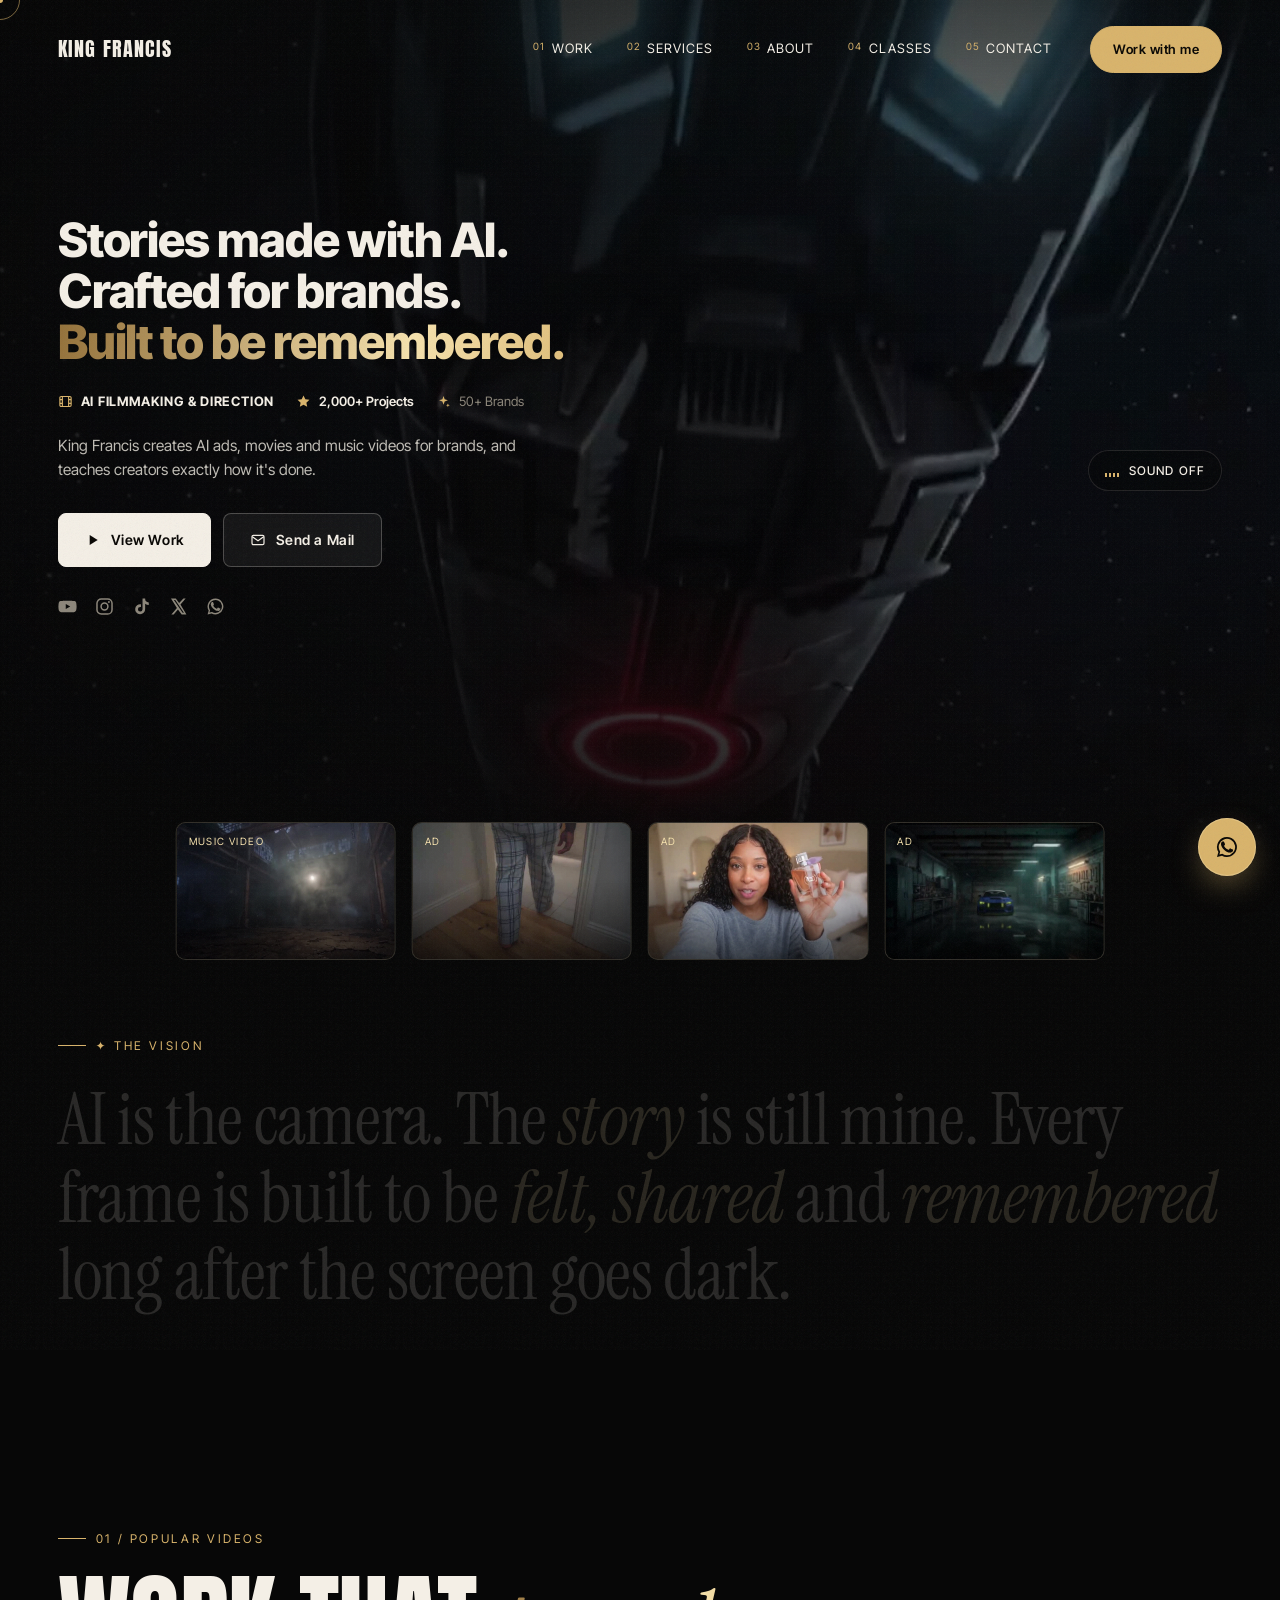
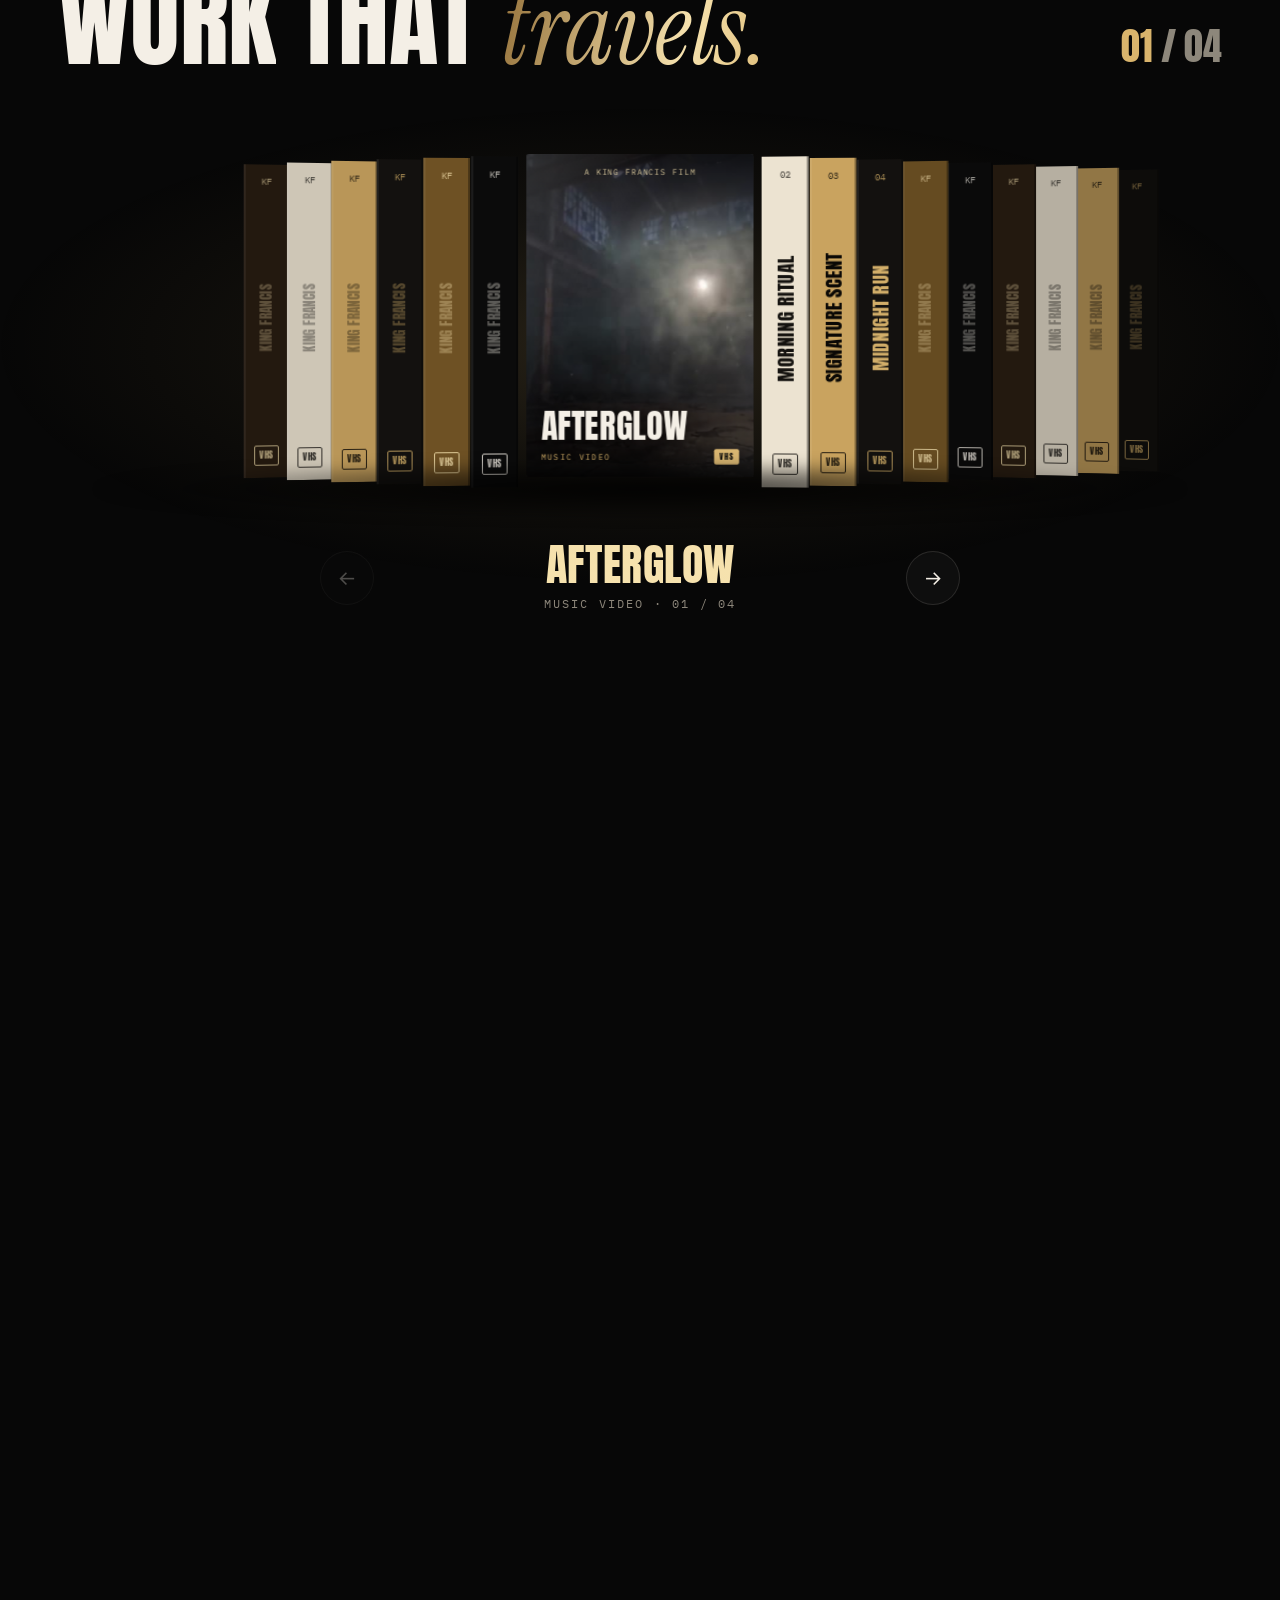
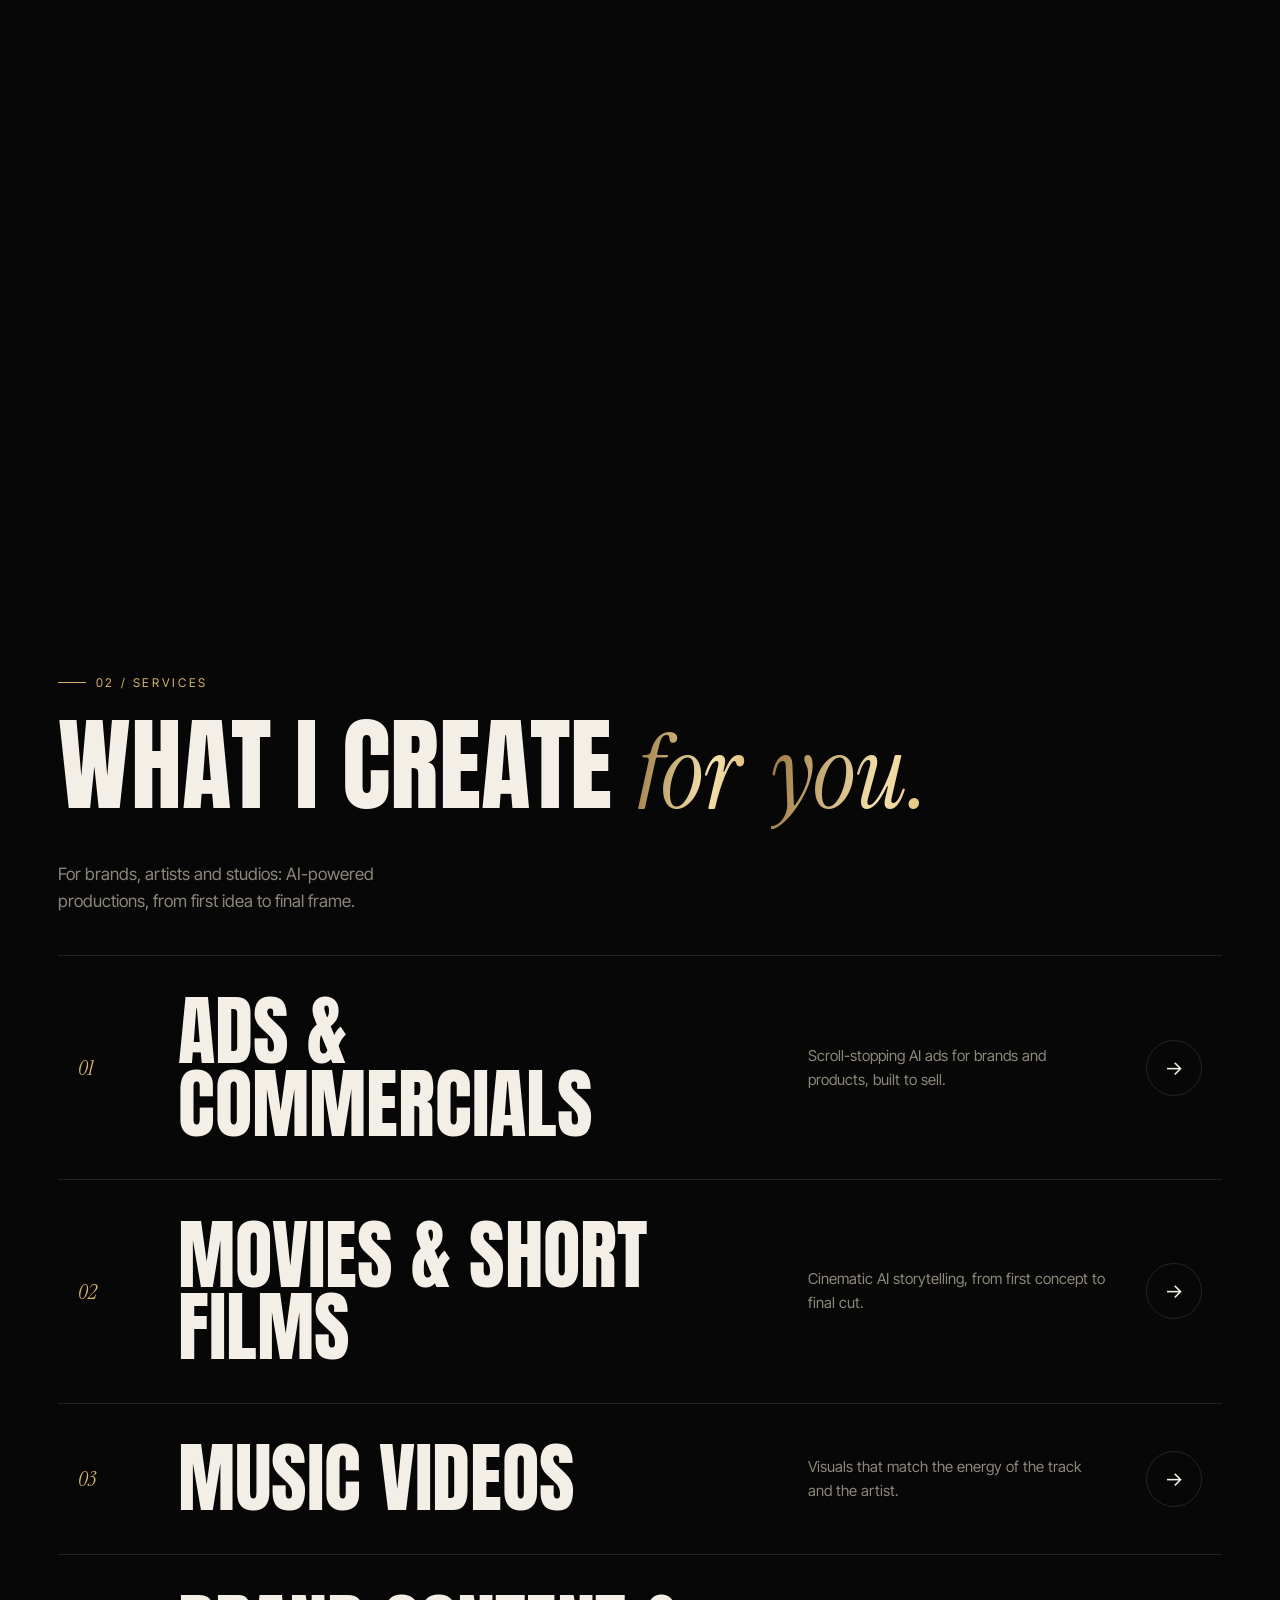
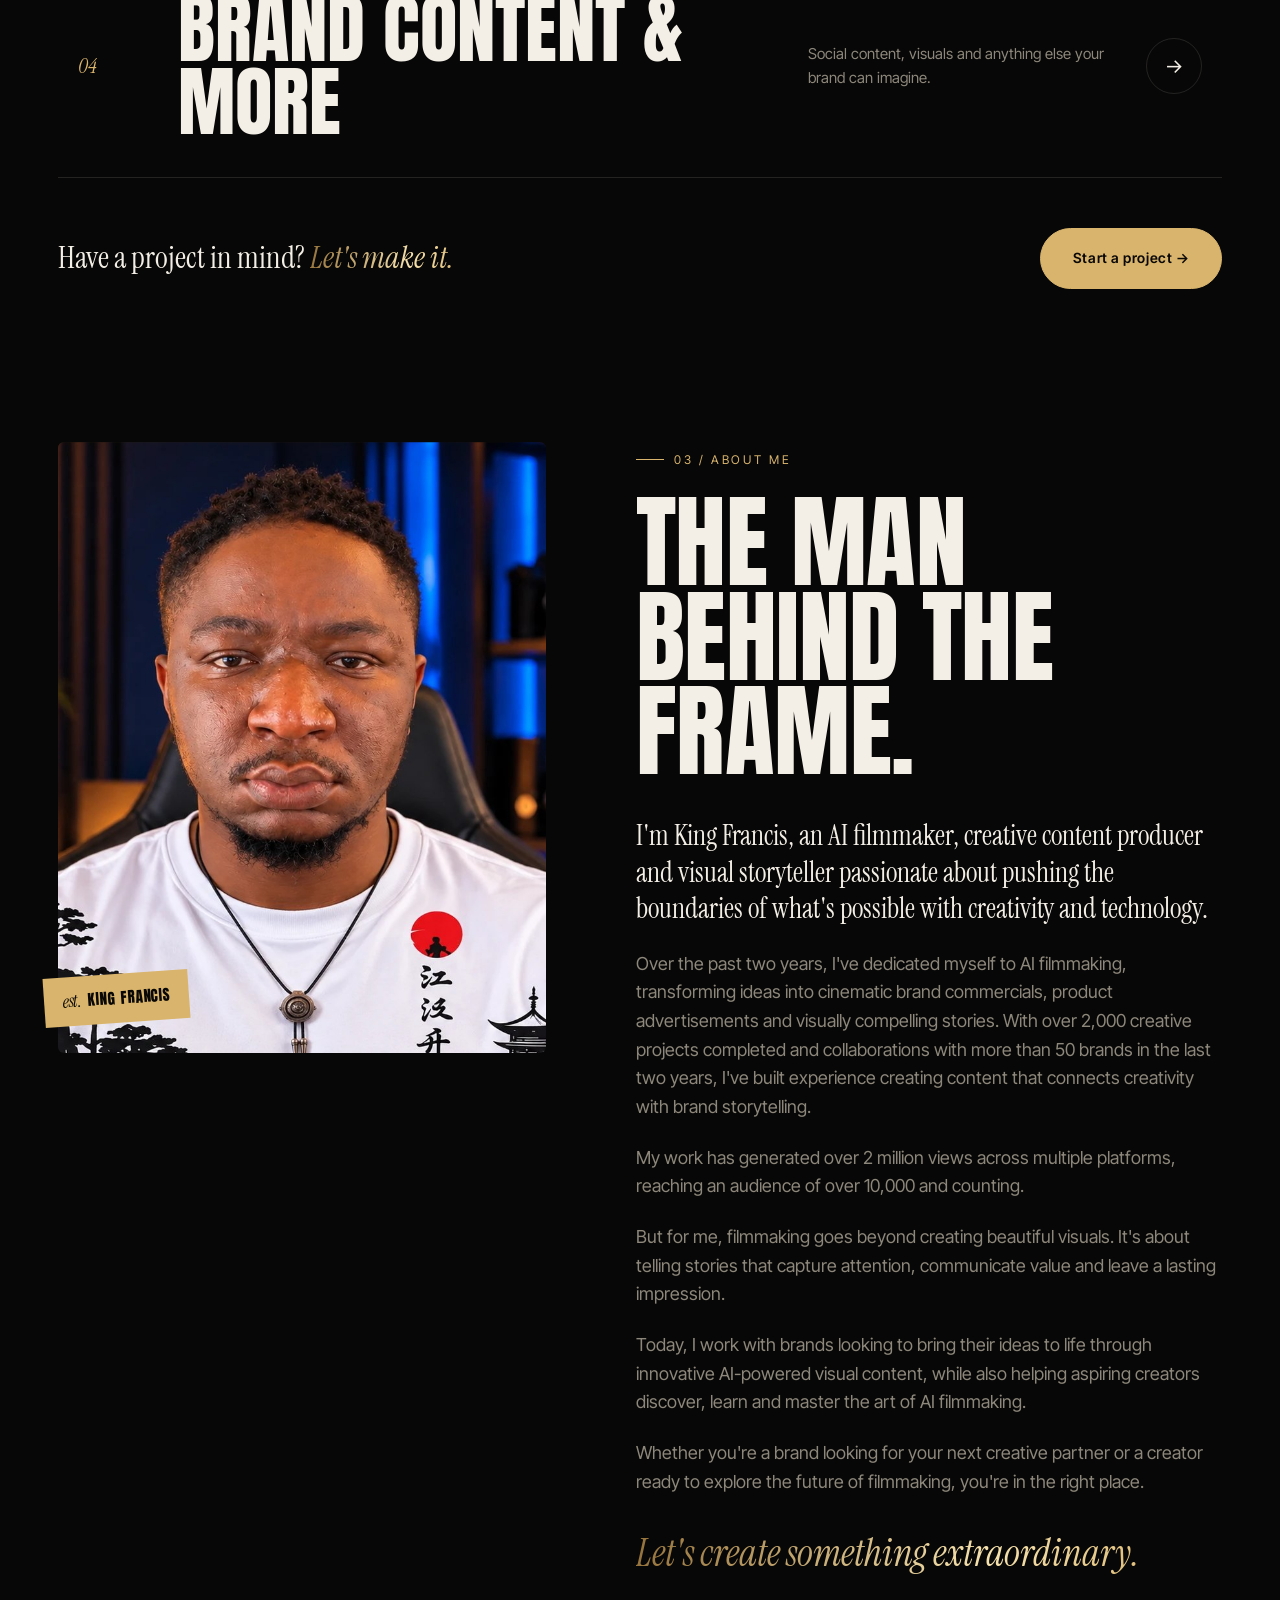
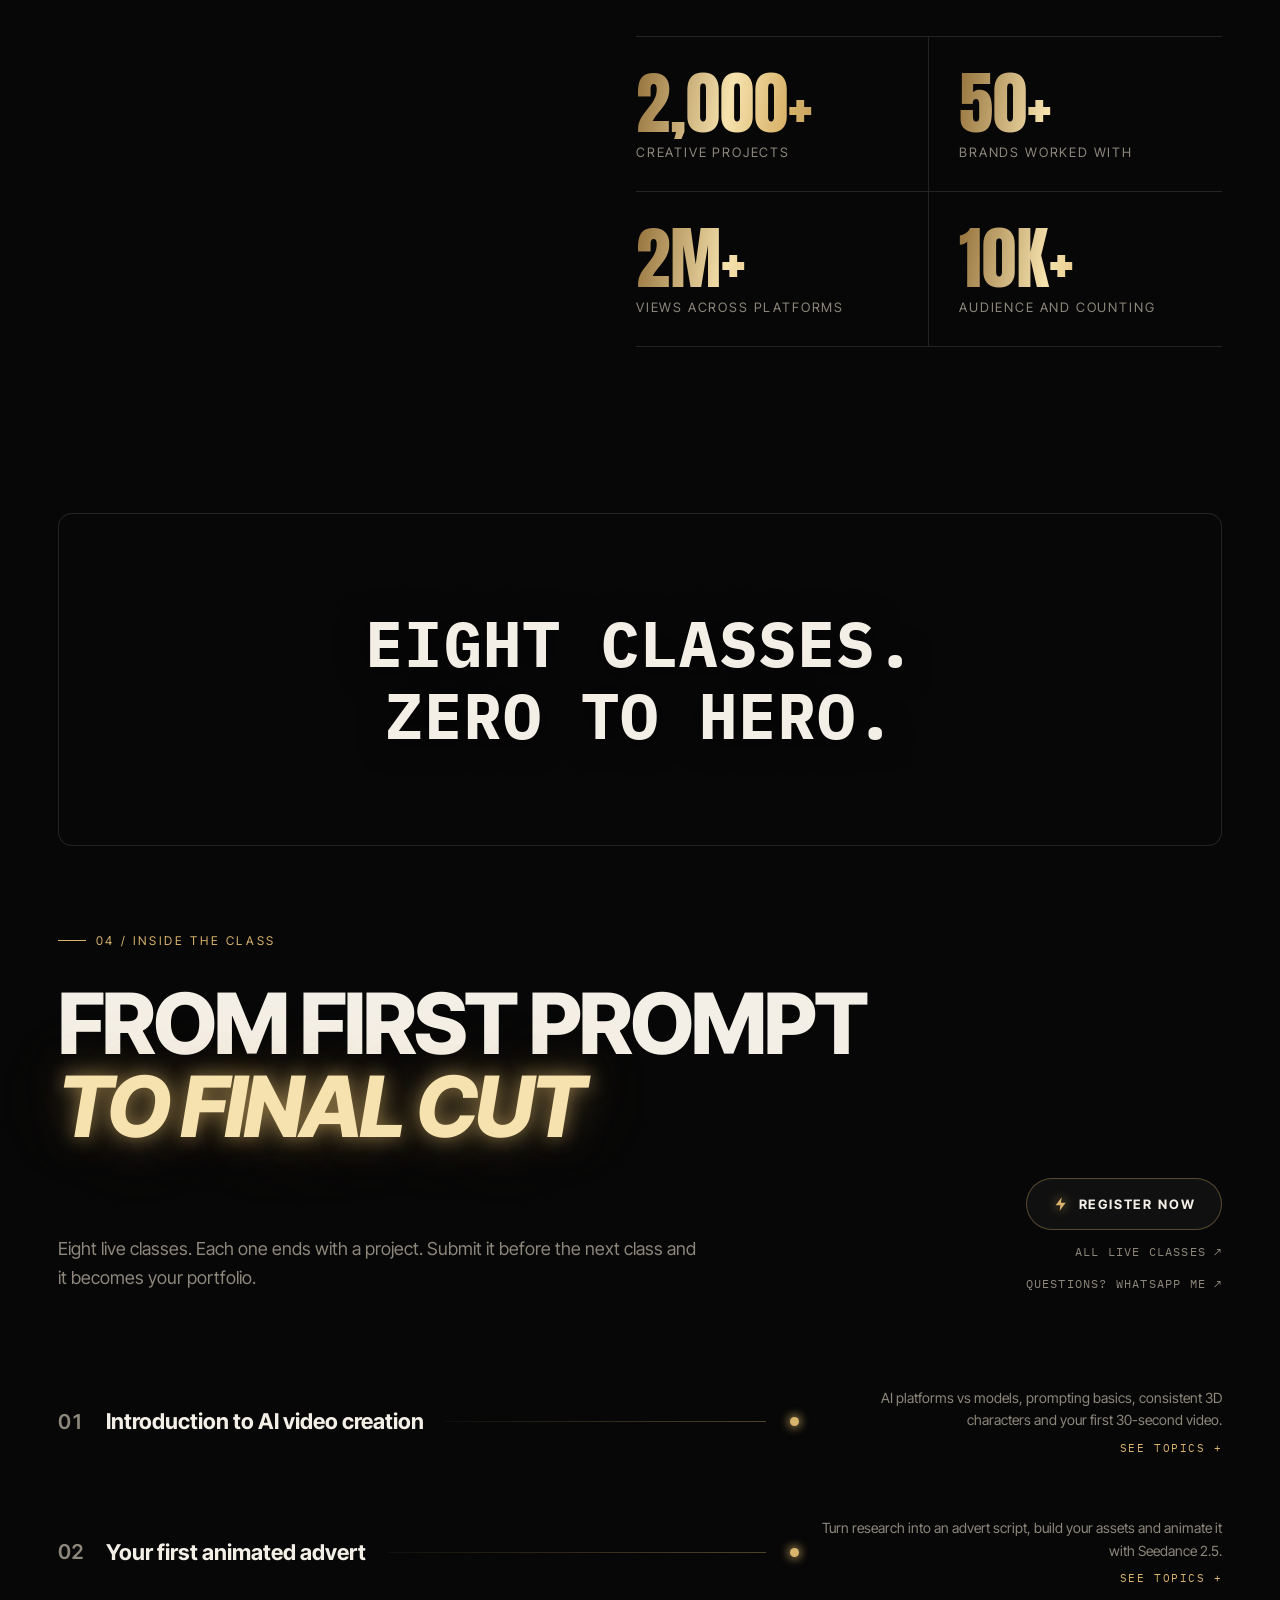
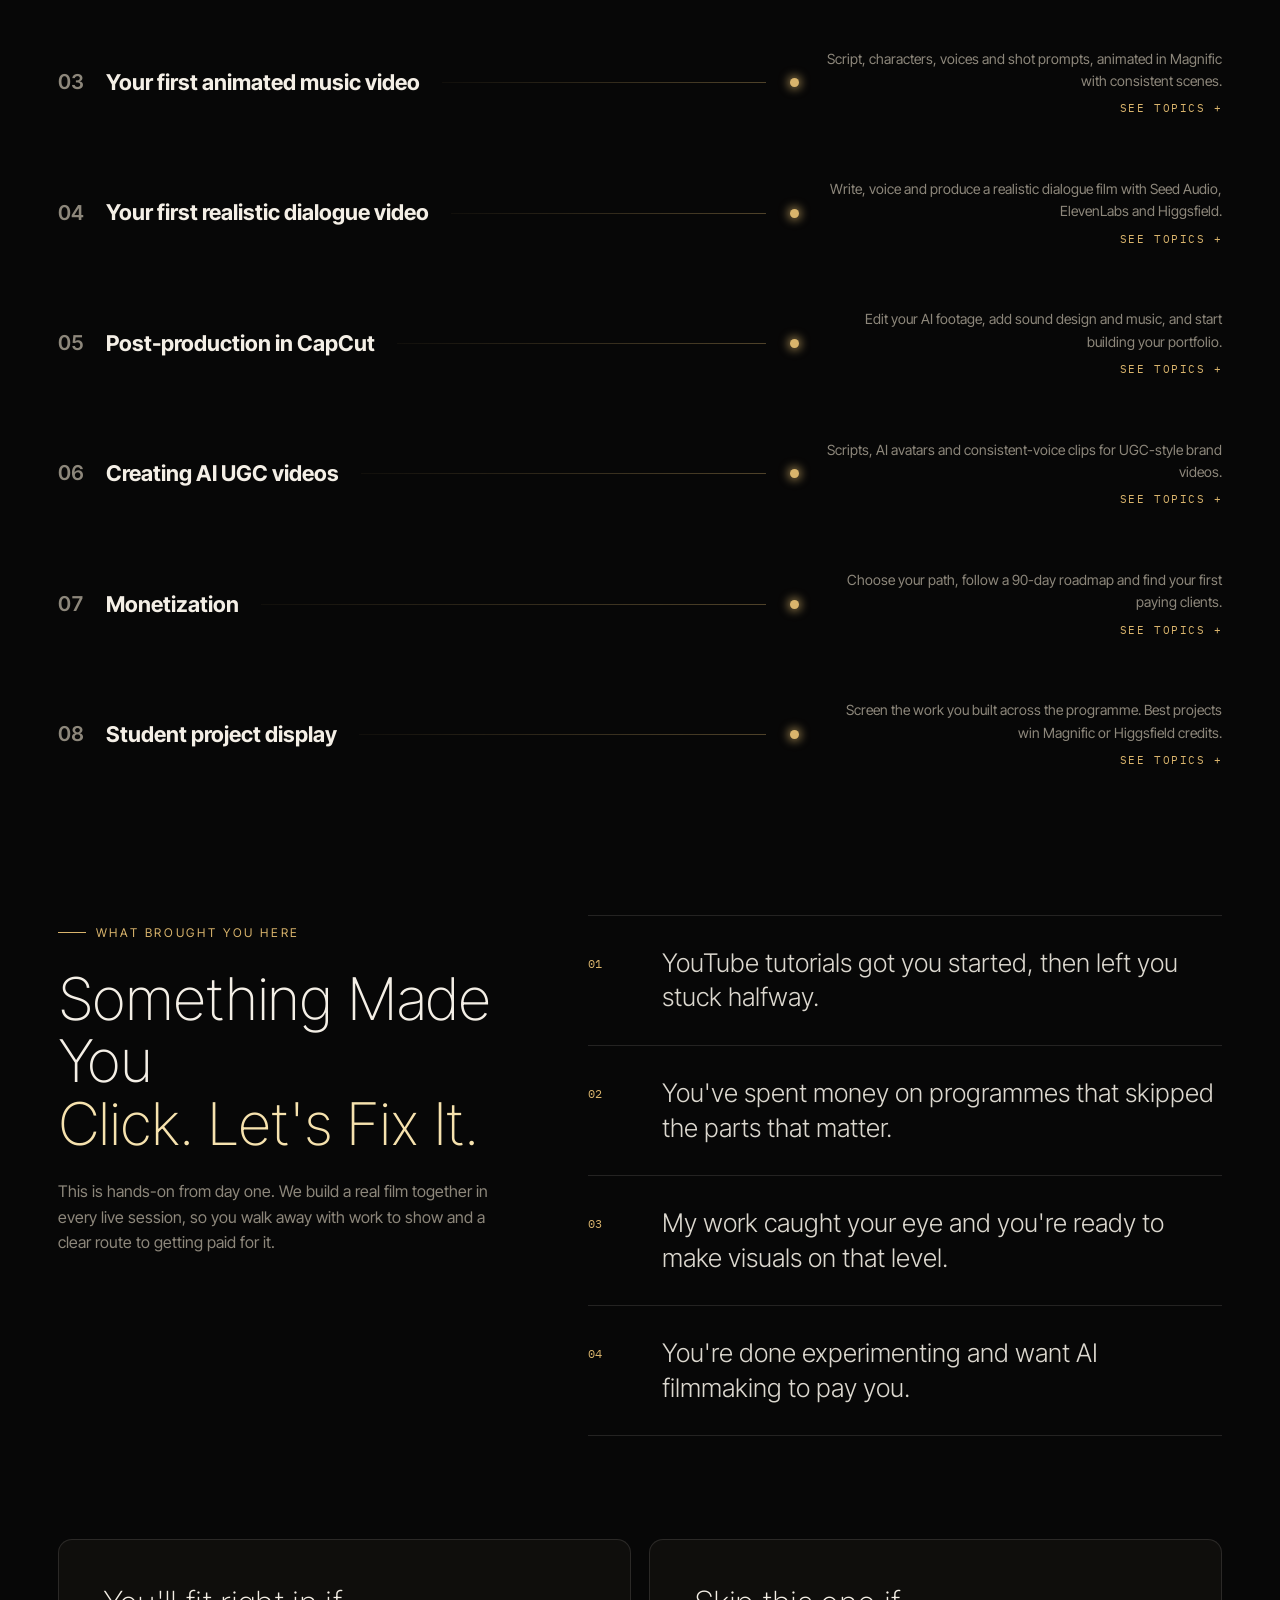
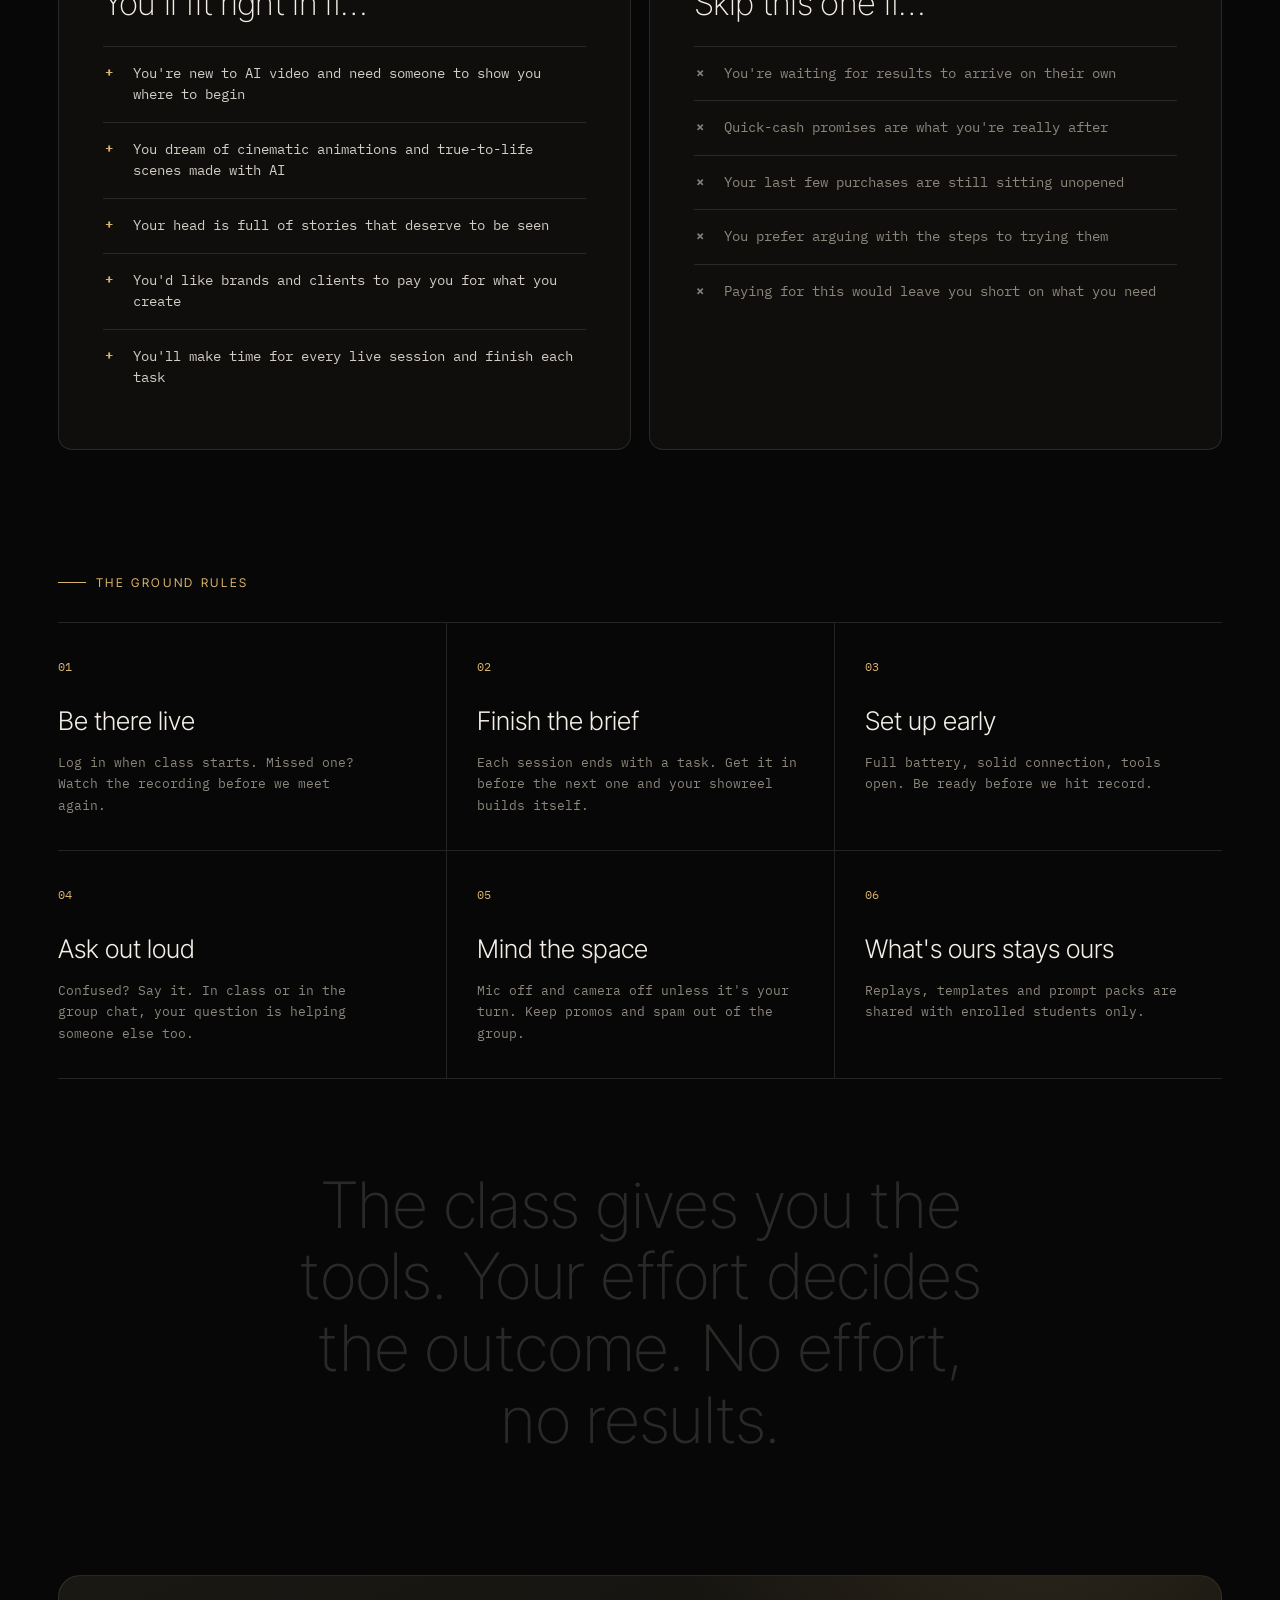
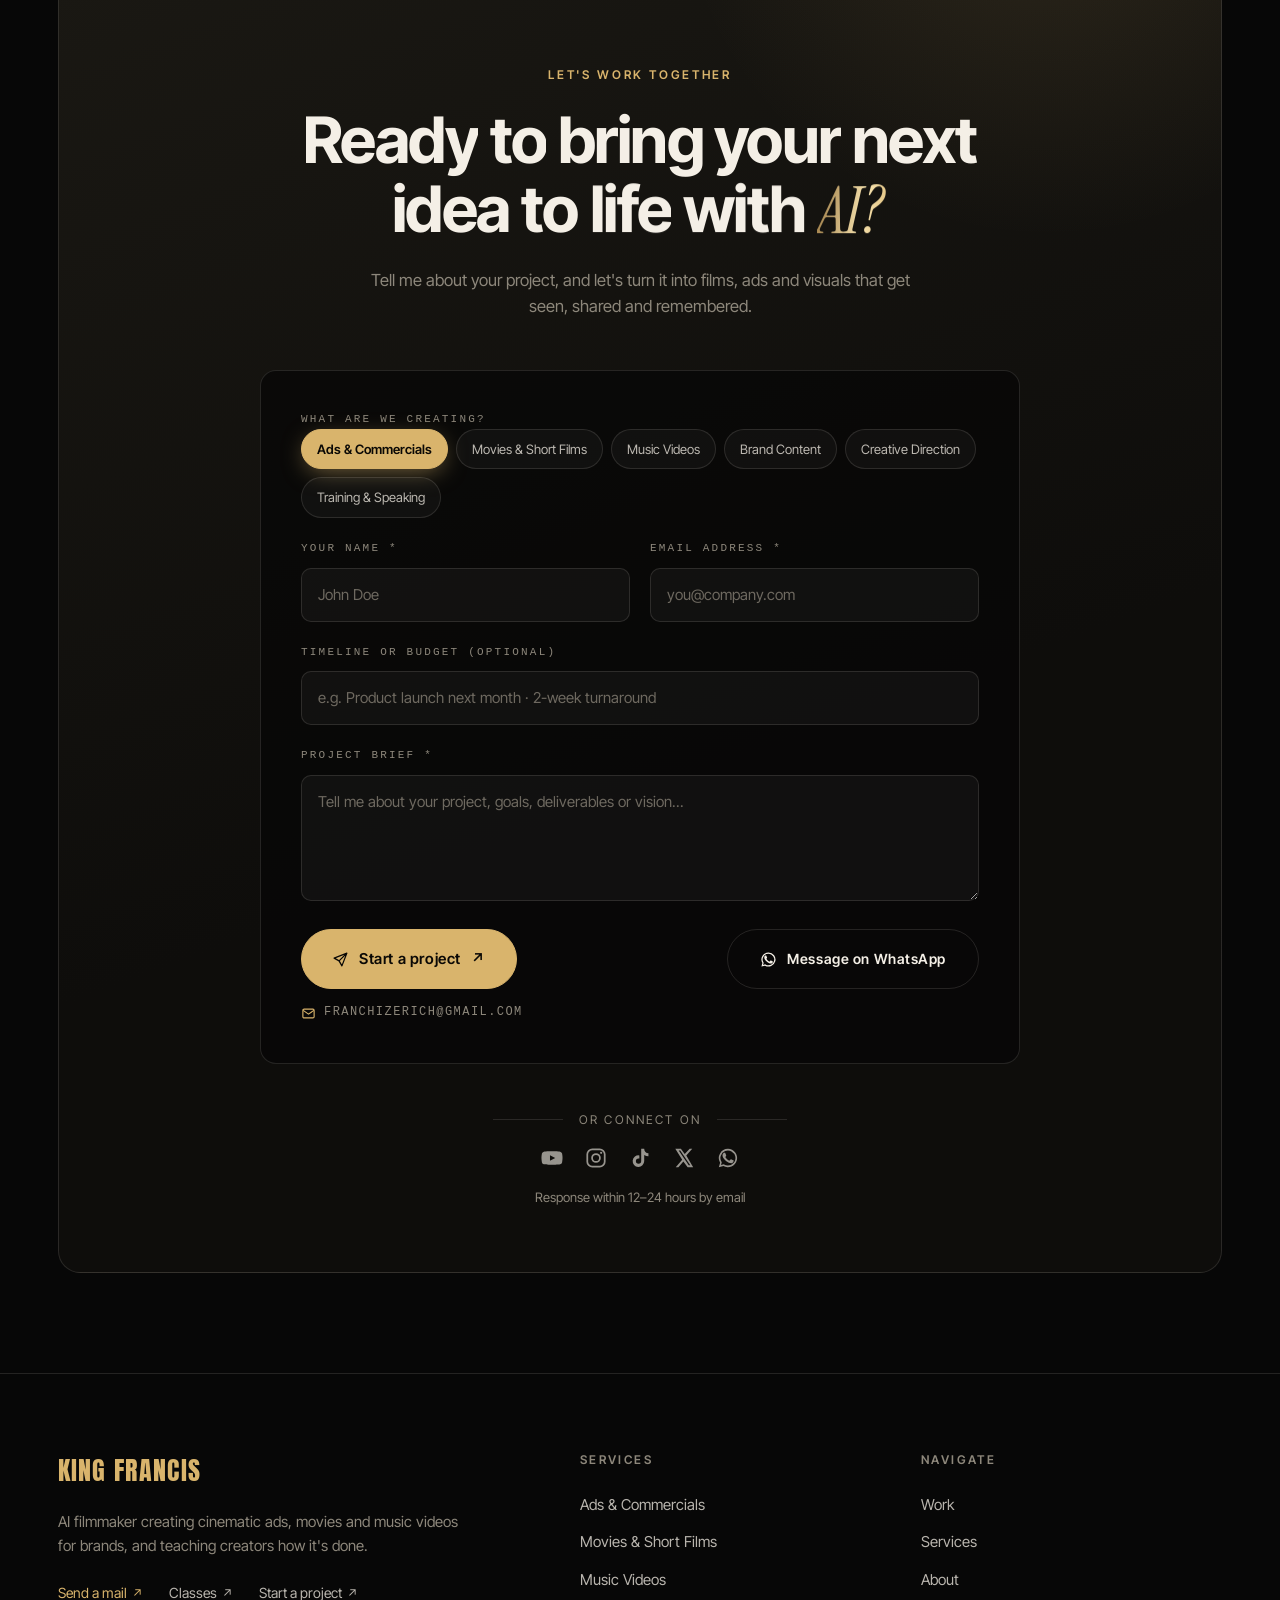
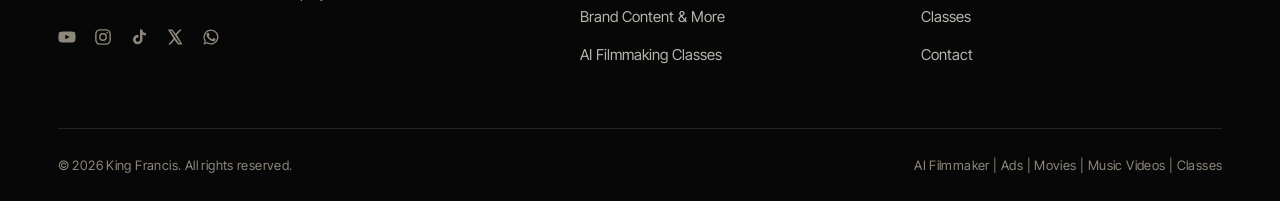
<file: index.html>
<!doctype html>
<html lang="en">
<head>
  <meta charset="utf-8" />
  <meta name="viewport" content="width=device-width, initial-scale=1" />
  <title>King Francis</title>
  <meta name="description" content="King Francis, AI filmmaker: ads, movies and music videos for clients, plus classes for students." />
  <link rel="preconnect" href="https://fonts.googleapis.com" />
  <link rel="preconnect" href="https://fonts.gstatic.com" crossorigin />
  <link href="https://fonts.googleapis.com/css2?family=Anton&family=IBM+Plex+Mono:wght@400;500;700&family=Instrument+Serif:ital@0;1&family=Inter+Tight:ital,wght@0,200;0,300;0,400;0,500;0,600;0,700;0,800;1,800&display=swap" rel="stylesheet" />
  <link rel="stylesheet" href="css/style.css" />
</head>
<body>
  <!-- LOADER -->
  <div class="loader" id="loader">
    <div class="loader-panel top"></div><div class="loader-panel bottom"></div>
    <div class="loader-glow" id="ldGlow"></div>
    <div class="loader-inner" id="ldCarry">
      <div class="ld-lockup" id="ldLockup">
        <div class="ld-mask"><div class="ld-name" id="ldName"></div></div>
        <div class="ld-line" id="ldLine"><i></i><b id="ldFlash"></b></div>
        <div class="ld-count" id="ldCount"><span id="count">0</span><i>%</i></div>
      </div>
    </div>
  </div>

  <div class="cursor-dot" id="cursorDot"></div>
  <div class="cursor-ring" id="cursorRing"><span id="cursorText"></span></div>
  <div class="grain"></div>

  <!-- NAV -->
  <header class="nav" id="nav">
    <a href="#top" class="logo" data-scroll>
      <span data-name></span>
    </a>
    <nav class="nav-links">
      <a href="#work" data-scroll><i>01</i>Work</a>
      <a href="#services" data-scroll><i>02</i>Services</a>
      <a href="#about" data-scroll><i>03</i>About</a>
      <a href="#courses" data-scroll><i>04</i>Classes</a>
      <a href="#contact" data-scroll><i>05</i>Contact</a>
    </nav>
    <a href="#contact" data-scroll class="btn btn-sm nav-cta magnetic"><span>Work with me</span></a>
    <button class="menu-btn magnetic" id="menuBtn" aria-expanded="false"><span class="mb-text">Menu</span><span class="mb-lines"><i></i><i></i></span></button>
  </header>

  <div class="menu" id="menu" aria-hidden="true">
    <div class="menu-bg"></div>
    <nav class="menu-links">
      <a href="#work" data-scroll><i>01</i><span>Work</span></a>
      <a href="#services" data-scroll><i>02</i><span>Services</span></a>
      <a href="#about" data-scroll><i>03</i><span>About</span></a>
      <a href="#courses" data-scroll><i>04</i><span>Classes</span></a>
      <a href="#contact" data-scroll><i>05</i><span>Contact</span></a>
    </nav>
    <div class="menu-foot" data-socials></div>
  </div>

  <main id="top">
    <!-- HERO -->
    <section class="hero" id="hero">
      <div class="hero-media" id="heroMedia">
        <div class="hero-placeholder"><canvas id="dust"></canvas></div>
        <video class="hero-video" id="heroVideo" muted loop playsinline autoplay preload="auto"></video>
      </div>
      <div class="hero-shade"></div>

      <div class="hero-content">
        <h1 class="hero-title" id="heroTitle"></h1>
        <ul class="hero-meta" id="heroMeta"></ul>
        <p class="hero-sub" data-hero-sub></p>
        <div class="hero-cta">
          <a href="#work" data-scroll class="btn btn-light magnetic"><span><svg viewBox="0 0 24 24" class="ico"><path d="M7 4.5v15l12-7.5z" fill="currentColor"/></svg>View Work</span></a>
          <a class="btn btn-glass magnetic" id="heroMail"><span><svg viewBox="0 0 24 24" class="ico"><rect x="3" y="5" width="18" height="14" rx="2" fill="none" stroke="currentColor" stroke-width="1.8"/><path d="M3.5 7l8.5 6 8.5-6" fill="none" stroke="currentColor" stroke-width="1.8"/></svg>Send a Mail</span></a>
        </div>
        <div class="hero-social" id="heroSocial"></div>
      </div>

      <button class="hero-sound" id="soundBtn" hidden><span class="bars"><i></i><i></i><i></i><i></i></span><b>Sound off</b></button>
      <div class="hero-strip" id="heroStrip"></div>
    </section>


    <!-- STATEMENT -->
    <section class="statement" id="statement">
      <span class="kicker">✦ The vision</span>
      <p class="statement-text" id="statementText"></p>
    </section>

    <!-- VIDEOS (horizontal) -->
    <section class="work" id="work">
      <div class="work-head">
        <div>
          <span class="kicker">01 / Popular videos</span>
          <h2 class="split">Work that <em>travels.</em></h2>
        </div>
        <div class="work-counter"><b id="workNow">01</b><span>/</span><span id="workTotal">06</span></div>
      </div>
      <div class="shelf" id="shelf">
        <div class="shelf-glow"></div>
        <div class="shelf-stage" id="shelfStage"></div>
        <div class="shelf-floor"></div>
      </div>
      <div class="shelf-info">
        <button class="shelf-arrow" id="shelfPrev" aria-label="Previous video">&larr;</button>
        <div class="shelf-caption">
          <h3 class="shelf-title" id="shelfTitle"></h3>
          <span class="shelf-meta" id="shelfMeta"></span>
        </div>
        <button class="shelf-arrow" id="shelfNext" aria-label="Next video">&rarr;</button>
      </div>
    </section>

    <!-- SERVICES -->
    <section class="services" id="services">
      <div class="services-head">
        <div>
          <span class="kicker">02 / Services</span>
          <h2 class="split">What I create <em>for you.</em></h2>
        </div>
        <p class="services-intro">For brands, artists and studios: AI-powered productions, from first idea to final frame.</p>
      </div>
      <ul class="svc-list" id="svcList"></ul>
      <div class="svc-preview" id="svcPreview" aria-hidden="true"><div class="svc-preview-inner" id="svcPreviewInner"></div></div>
      <div class="svc-cta">
        <p>Have a project in mind? <em>Let's make it.</em></p>
        <a href="#contact" data-scroll class="btn magnetic"><span>Start a project →</span></a>
      </div>
    </section>


    <!-- ABOUT -->
    <section class="about" id="about">
      <div class="about-photo">
        <div class="photo-mask" id="photoMask">
          <img id="aboutPhoto" alt="Portrait of King Francis" />
          <div class="photo-fallback">Your photo<small>assets/images/me.jpg</small></div>
        </div>
        <span class="photo-tag"><em>est.</em> King Francis</span>
      </div>
      <div class="about-text">
        <span class="kicker">03 / About me</span>
        <h2 class="split" id="aboutHeading"></h2>
        <div id="aboutBody"></div>
        <div class="stats" id="stats"></div>
      </div>
    </section>

    <!-- COURSES / CLASSES -->
    <section class="courses" id="courses">
      <div class="cls-banner" id="clsBanner">
        <canvas id="halftone" aria-hidden="true"></canvas>
        <h2 class="cls-banner-text" id="clsBannerText"></h2>
      </div>

      <div class="cls-wrap">
        <span class="kicker">04 / Inside the class</span>
        <h3 class="cls-heading" id="clsHeading"></h3>
        <div class="cls-sub">
          <p class="cls-text" id="clsIntro"></p>
          <div class="cls-cta">
            <a class="cls-pill magnetic" id="clsRegister" target="_blank" rel="noopener"><svg viewBox="0 0 24 24" class="ico"><path d="M13 2L4 14h7l-1 8 9-12h-7z" fill="currentColor"/></svg>Register now</a>
            <a class="cls-all" id="allCourses" target="_blank" rel="noopener"></a>
            <a class="cls-all wa-link" data-wa="classes" target="_blank" rel="noopener">Questions? WhatsApp me &#8599;</a>
          </div>
        </div>
        <ol class="cls-list" id="clsList"></ol>
      </div>

      <!-- why you're here -->
      <div class="why">
        <div class="why-intro">
          <span class="kicker" id="whyKicker"></span>
          <h3 class="why-heading" id="whyHeading"></h3>
          <p class="why-text" id="whyText"></p>
        </div>
        <ol class="why-list" id="whyList"></ol>
      </div>

      <!-- for you / not for you -->
      <div class="fit">
        <div class="fit-card yes"><h3 id="fitYesTitle"></h3><ul id="fitYes"></ul></div>
        <div class="fit-card no"><h3 id="fitNoTitle"></h3><ul id="fitNo"></ul></div>
      </div>

      <!-- how the live class works -->
      <div class="rules">
        <span class="kicker" id="rulesKicker"></span>
        <div class="rules-grid" id="rulesGrid"></div>
        <p class="rules-close" id="rulesClose"></p>
      </div>
    </section>

    <!-- CONTACT -->
    <section class="contact" id="contact">
      <div class="contact-card">
        <div class="contact-glow"></div>
        <span class="kicker">Let's work together</span>
        <h2 class="contact-title split">Ready to bring your next idea to life with <em>AI?</em></h2>
        <p class="contact-sub">Tell me about your project, and let's turn it into films, ads and visuals that get seen, shared and remembered.</p>

        <form class="brief" id="briefForm" novalidate>
          <fieldset class="field">
            <legend class="label">What are we creating?</legend>
            <div class="chips" id="chips"></div>
          </fieldset>
          <div class="row2">
            <label class="field"><span class="label">Your name *</span><input name="name" type="text" placeholder="John Doe" autocomplete="name" required /></label>
            <label class="field"><span class="label">Email address *</span><input name="email" type="email" placeholder="you@company.com" autocomplete="email" required /></label>
          </div>
          <label class="field"><span class="label">Timeline or budget (optional)</span><input name="timeline" type="text" placeholder="e.g. Product launch next month · 2-week turnaround" /></label>
          <label class="field"><span class="label">Project brief *</span><textarea name="brief" rows="4" placeholder="Tell me about your project, goals, deliverables or vision..." required></textarea></label>
          <div class="brief-foot">
            <button class="btn brief-btn magnetic" type="submit"><span><svg class="ico" viewBox="0 0 24 24"><path d="M21 3L10 14M21 3l-7 18-4-7-7-4z" fill="none" stroke="currentColor" stroke-width="1.8" stroke-linejoin="round"/></svg>Start a project <b>↗</b></span></button>
            <a class="btn btn-line wa-btn magnetic" data-wa="project" target="_blank" rel="noopener"><span><svg class="ico" viewBox="0 0 24 24"><path fill="currentColor" d="M17.5 14.4c-.3-.1-1.8-.9-2-1-.3-.1-.5-.1-.7.1-.2.3-.8 1-.9 1.2-.2.2-.3.2-.6.1-.3-.1-1.3-.5-2.4-1.5-.9-.8-1.5-1.8-1.7-2.1-.2-.3 0-.5.1-.6l.4-.5c.1-.2.2-.3.3-.5.1-.2 0-.4 0-.5l-.9-2.2c-.2-.6-.5-.5-.7-.5h-.6c-.2 0-.5.1-.8.4-.3.3-1 1-1 2.5s1.1 2.9 1.2 3.1c.1.2 2.1 3.2 5.1 4.5.7.3 1.3.5 1.7.6.7.2 1.4.2 1.9.1.6-.1 1.8-.7 2-1.5.2-.7.2-1.4.2-1.5-.1-.1-.3-.2-.6-.3zM12 2a10 10 0 0 0-8.6 15.1L2 22l5-1.3A10 10 0 1 0 12 2zm0 18.2c-1.5 0-3-.4-4.3-1.2l-.3-.2-3 .8.8-2.9-.2-.3A8.2 8.2 0 1 1 12 20.2z"/></svg>Message on WhatsApp</span></a>
            <a class="brief-mail" id="emailLink"><svg class="ico" viewBox="0 0 24 24"><rect x="3" y="5" width="18" height="14" rx="2" fill="none" stroke="currentColor" stroke-width="1.8"/><path d="M3.5 7l8.5 6 8.5-6" fill="none" stroke="currentColor" stroke-width="1.8"/></svg><span></span></a>
          </div>
          <p class="brief-status" id="briefStatus" role="status"></p>
        </form>

        <div class="connect">
          <span class="connect-label">Or connect on</span>
          <div class="connect-icons" id="connectIcons"></div>
          <p class="connect-note" id="connectNote"></p>
        </div>
      </div>
    </section>
  </main>

  <footer class="footer site-footer">
    <div class="ft-grid">
      <div class="ft-brand">
        <a href="#top" data-scroll class="ft-logo" data-name></a>
        <p class="ft-about" id="ftAbout"></p>
        <div class="ft-links">
          <a class="ft-mail" id="ftMail">Send a mail <span>↗</span></a>
          <a id="ftClasses" target="_blank" rel="noopener">Classes <span>↗</span></a>
          <a href="#contact" data-scroll>Start a project <span>↗</span></a>
        </div>
        <div class="ft-social" id="ftSocial"></div>
      </div>
      <div class="ft-col">
        <h4>Services</h4>
        <ul id="ftServices"></ul>
      </div>
      <div class="ft-col">
        <h4>Navigate</h4>
        <ul>
          <li><a href="#work" data-scroll>Work</a></li>
          <li><a href="#services" data-scroll>Services</a></li>
          <li><a href="#about" data-scroll>About</a></li>
          <li><a href="#courses" data-scroll>Classes</a></li>
          <li><a href="#contact" data-scroll>Contact</a></li>
        </ul>
      </div>
    </div>
    <div class="footer-row"><span>© <span class="yr"></span> <span data-name></span>. All rights reserved.</span><span id="ftTagline"></span></div>
  </footer>

  <!-- WHATSAPP -->
  <a class="wa-float" data-wa="general" target="_blank" rel="noopener" aria-label="Chat on WhatsApp"><svg class="ico" viewBox="0 0 24 24"><path fill="currentColor" d="M17.5 14.4c-.3-.1-1.8-.9-2-1-.3-.1-.5-.1-.7.1-.2.3-.8 1-.9 1.2-.2.2-.3.2-.6.1-.3-.1-1.3-.5-2.4-1.5-.9-.8-1.5-1.8-1.7-2.1-.2-.3 0-.5.1-.6l.4-.5c.1-.2.2-.3.3-.5.1-.2 0-.4 0-.5l-.9-2.2c-.2-.6-.5-.5-.7-.5h-.6c-.2 0-.5.1-.8.4-.3.3-1 1-1 2.5s1.1 2.9 1.2 3.1c.1.2 2.1 3.2 5.1 4.5.7.3 1.3.5 1.7.6.7.2 1.4.2 1.9.1.6-.1 1.8-.7 2-1.5.2-.7.2-1.4.2-1.5-.1-.1-.3-.2-.6-.3zM12 2a10 10 0 0 0-8.6 15.1L2 22l5-1.3A10 10 0 1 0 12 2zm0 18.2c-1.5 0-3-.4-4.3-1.2l-.3-.2-3 .8.8-2.9-.2-.3A8.2 8.2 0 1 1 12 20.2z"/></svg><span>Chat on WhatsApp</span></a>

  <!-- VIDEO MODAL -->
  <div class="modal" id="modal" aria-hidden="true">
    <button class="modal-close" id="modalClose" aria-label="Close">Close ✕</button>
    <div class="modal-body" id="modalBody"></div>
  </div>

  <script src="js/vendor/gsap.min.js"></script>
  <script src="js/vendor/ScrollTrigger.min.js"></script>
  <script src="js/vendor/lenis.min.js"></script>
  <script src="js/content.js"></script>
  <script src="js/main.js"></script>
</body>
</html>
</file>
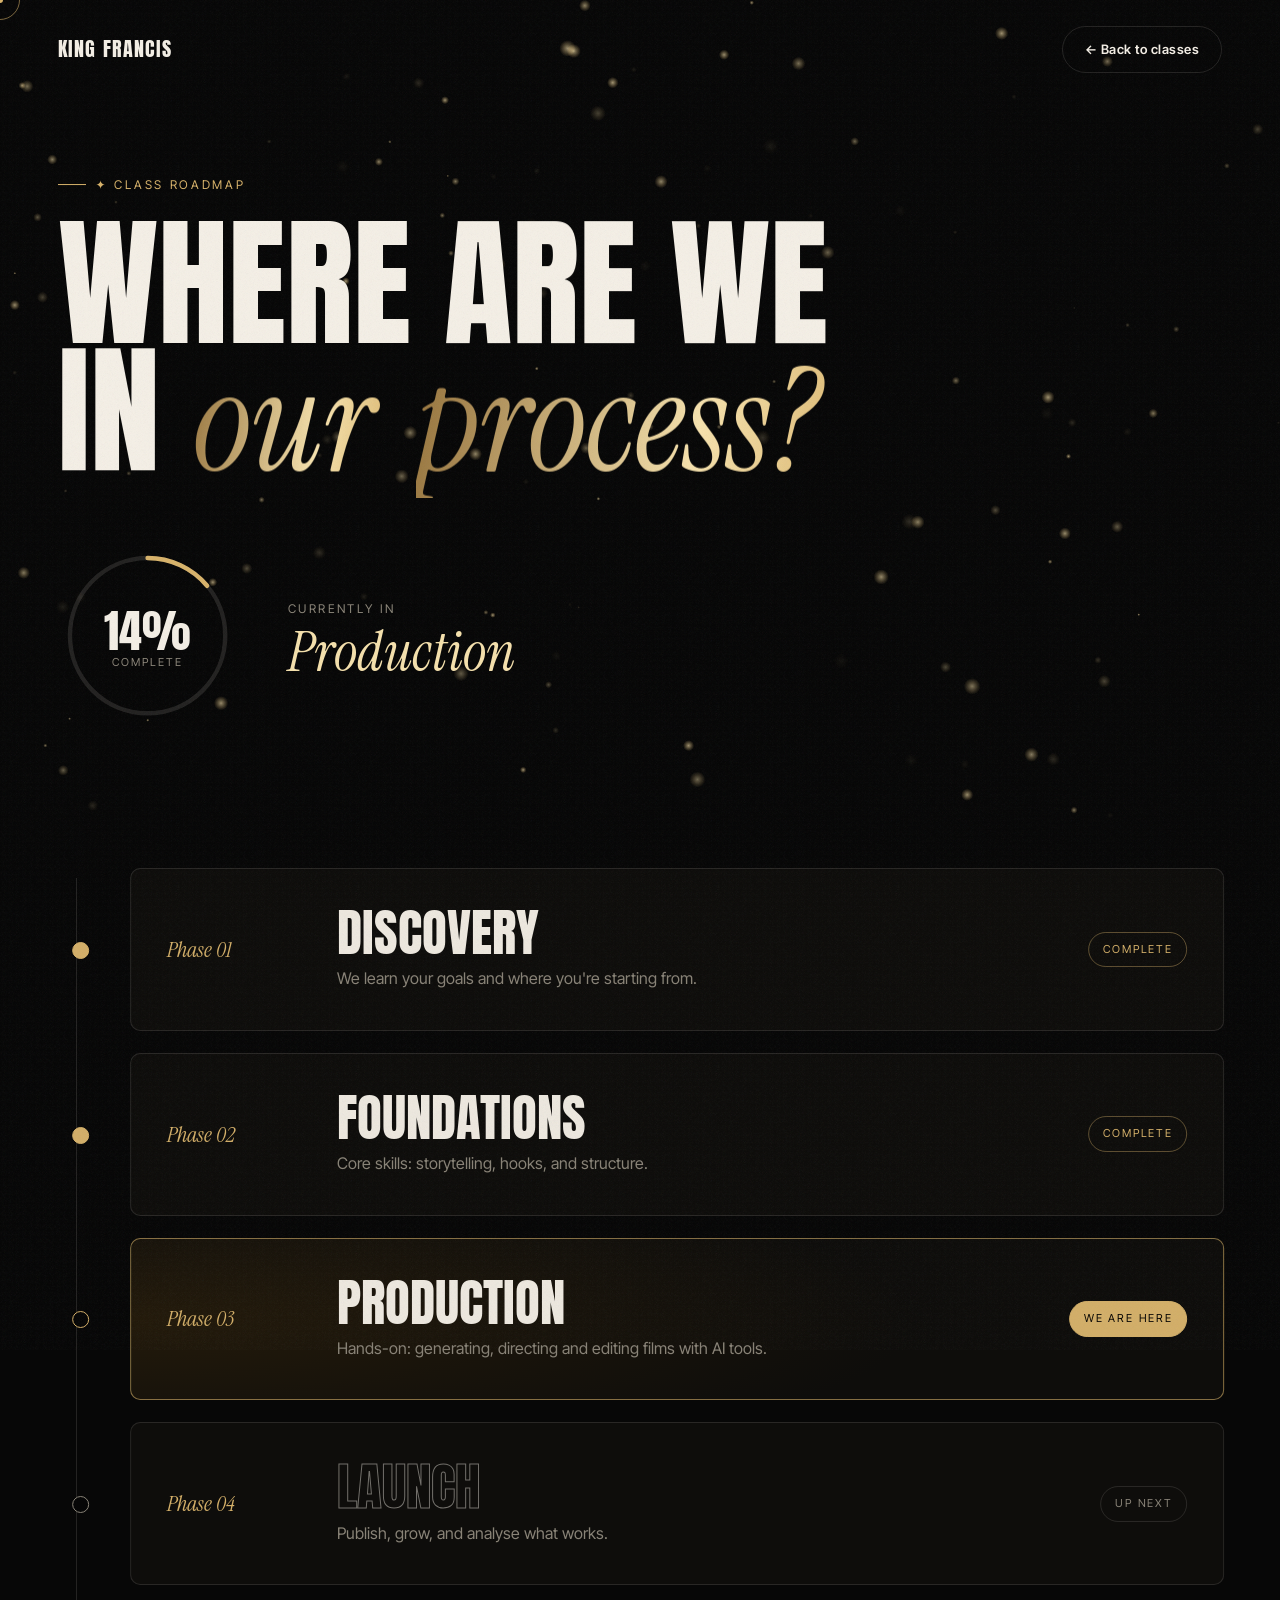
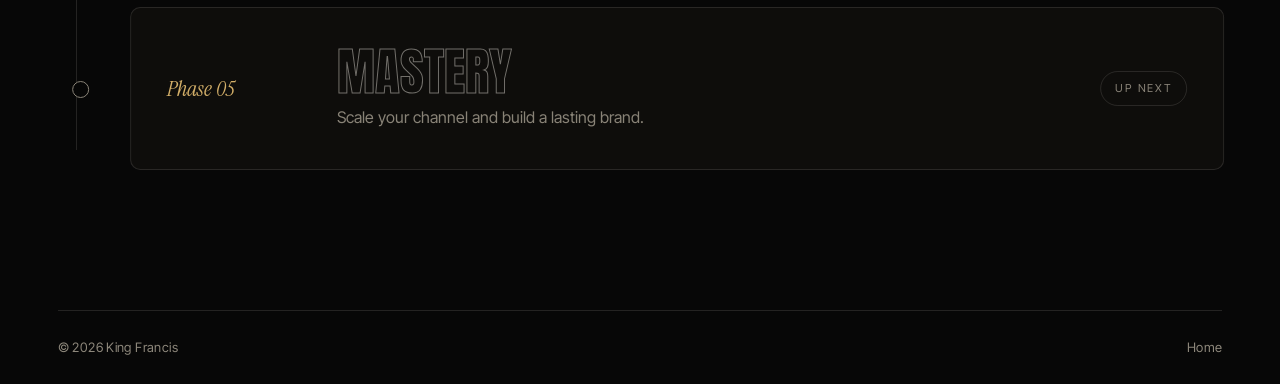
<file: process.html>
<!doctype html>
<html lang="en">
<head>
  <meta charset="utf-8" />
  <meta name="viewport" content="width=device-width, initial-scale=1" />
  <title>Our Process · King Francis</title>
  <link rel="preconnect" href="https://fonts.googleapis.com" />
  <link rel="preconnect" href="https://fonts.gstatic.com" crossorigin />
  <link href="https://fonts.googleapis.com/css2?family=Anton&family=Instrument+Serif:ital@0;1&family=Inter+Tight:wght@400;500;600&display=swap" rel="stylesheet" />
  <link rel="stylesheet" href="css/style.css" />
</head>
<body class="process-page">
  <div class="cursor-dot" id="cursorDot"></div>
  <div class="cursor-ring" id="cursorRing"><span id="cursorText"></span></div>
  <div class="grain"></div>

  <header class="nav" id="nav">
    <a href="index.html" class="logo">
      <span data-name></span>
    </a>
    <a href="index.html#courses" class="btn btn-line btn-sm magnetic"><span>← Back to classes</span></a>
  </header>

  <main>
    <section class="pp-hero">
      <canvas id="dust"></canvas>
      <div class="hero-glow"></div>
      <span class="kicker">✦ Class roadmap</span>
      <h1 class="pp-title split">Where are we in <em>our process?</em></h1>
      <div class="pp-overall">
        <div class="ring-wrap">
          <svg viewBox="0 0 120 120" class="ring"><circle cx="60" cy="60" r="52" class="ring-bg" /><circle cx="60" cy="60" r="52" class="ring-fg" id="ringFg" /></svg>
          <div class="ring-label"><b id="overallPct">0%</b><span>complete</span></div>
        </div>
        <div class="pp-now"><span>Currently in</span><strong id="nowStep"></strong></div>
      </div>
    </section>

    <section class="pp-timeline">
      <div class="tl-line"><i id="tlFill"></i></div>
      <ol id="timeline"></ol>
    </section>
  </main>

  <footer class="footer">
    <div class="footer-row"><span>© <span class="yr"></span> <span data-name></span></span><a href="index.html">Home</a></div>
  </footer>

  <script src="js/vendor/gsap.min.js"></script>
  <script src="js/vendor/ScrollTrigger.min.js"></script>
  <script src="js/vendor/lenis.min.js"></script>
  <script src="js/content.js"></script>
  <script src="js/main.js"></script>
</body>
</html>
</file>
<file: css/style.css>
:root {
  --bg: #070707;
  --bg-2: #0f0e0c;
  --bg-3: #17150f;
  --ink: #f4efe6;
  --muted: #8d877b;
  --line: rgba(244, 239, 230, .12);
  --gold: #d9b46c;
  --gold-hi: #f6e2ae;
  --gold-lo: #94713a;
  --gold-grad: linear-gradient(100deg, #94713a 0%, #f6e2ae 35%, #d9b46c 55%, #94713a 100%);
  --pad: clamp(16px, 4.5vw, 72px);
  --ease: cubic-bezier(.16, 1, .3, 1);
  --display: Anton, Impact, sans-serif;
  --serif: "Instrument Serif", Georgia, serif;
  --sans: "Inter Tight", system-ui, sans-serif;
  --mono: "IBM Plex Mono", ui-monospace, Menlo, Consolas, monospace;
}
* { box-sizing: border-box; margin: 0; padding: 0; }
html { overflow-x: clip; }
html.lenis, html.lenis body { height: auto; }
.lenis.lenis-smooth { scroll-behavior: auto !important; }
.lenis.lenis-stopped { overflow: hidden; }
body { background: var(--bg); color: var(--ink); font-family: var(--sans); line-height: 1.6; -webkit-font-smoothing: antialiased; overflow-x: clip; }
body.is-loading { overflow: hidden; }
a { color: inherit; text-decoration: none; }
button { font: inherit; color: inherit; }
img, video, canvas { display: block; max-width: 100%; }
h1, h2, h3 { font-weight: 400; }
em { font-family: var(--serif); font-style: italic; font-weight: 400; letter-spacing: 0; text-transform: none;
  background: var(--gold-grad); background-size: 200% 100%; -webkit-background-clip: text; background-clip: text; color: transparent; animation: sheen 6s linear infinite; padding-right: .06em; }
@keyframes sheen { to { background-position: -200% 0; } }
::selection { background: var(--gold); color: #000; }
.kicker { display: inline-flex; gap: 10px; align-items: center; font-size: 12px; letter-spacing: .22em; text-transform: uppercase; color: var(--gold); margin-bottom: 26px; }
.kicker::before { content: ""; width: 28px; height: 1px; background: var(--gold); }
.split .w { display: inline-block; overflow: hidden; vertical-align: top; padding-bottom: .08em; margin-bottom: -.08em; }
.split .w > span { display: inline-block; will-change: transform; }

/* ---------- grain ---------- */
.grain { position: fixed; inset: -50%; z-index: 300; pointer-events: none; opacity: .06;
  background-image: url("data:image/svg+xml,%3Csvg xmlns='http://www.w3.org/2000/svg' width='180' height='180'%3E%3Cfilter id='n'%3E%3CfeTurbulence baseFrequency='.85' numOctaves='3' stitchTiles='stitch'/%3E%3C/filter%3E%3Crect width='100%25' height='100%25' filter='url(%23n)'/%3E%3C/svg%3E");
  animation: grain .9s steps(5) infinite; }
@keyframes grain { 0%{transform:translate(0,0)} 20%{transform:translate(-4%,3%)} 40%{transform:translate(3%,-4%)} 60%{transform:translate(-2%,-2%)} 80%{transform:translate(4%,2%)} }

/* ---------- loader ---------- */
.loader { position: fixed; inset: 0; z-index: 400; display: grid; place-items: center; pointer-events: none; animation: loaderFailsafe 0s 8s forwards; }
@keyframes loaderFailsafe { to { visibility: hidden; } }
.loader-panel { position: absolute; left: 0; right: 0; height: 50.5%; background: #050505; pointer-events: auto; }
.loader-panel.top { top: 0; } .loader-panel.bottom { bottom: 0; }
.loader-inner { position: relative; display: grid; place-items: center; }
.loader-glow { position: absolute; left: 50%; top: 50%; width: min(1500px, 160vw); height: min(900px, 90vh); translate: -50% -50%; border-radius: 50%; background: radial-gradient(closest-side, rgba(217,180,108,.22), rgba(217,180,108,.07) 55%, rgba(217,180,108,0)); opacity: 0; pointer-events: none; }
.ld-lockup { display: flex; flex-direction: column; align-items: flex-start; --ld: min(11.5vw, 118px); }
.ld-name .gold { color: var(--gold-hi); text-shadow: 0 0 28px rgba(217,180,108,.4); }
.ld-count { align-self: center; margin-top: calc(var(--ld) * .32); font-family: var(--serif); font-style: italic; font-size: clamp(18px, calc(var(--ld) * .2), 24px); color: var(--gold); font-variant-numeric: tabular-nums; }
.ld-count i { font-style: normal; font-size: .64em; margin-left: 2px; }
.ld-mask { overflow: hidden; padding-top: calc(var(--ld) * .13); margin-top: calc(var(--ld) * -.13); }
.ld-name { display: flex; gap: 0; text-transform: uppercase; font-family: var(--display); font-size: var(--ld); line-height: .9; letter-spacing: .005em; color: var(--ink); white-space: nowrap; }
.ld-name span { display: inline-block; }
.ld-line { position: relative; width: 100%; height: 3px; margin-top: calc(var(--ld) * .076); transform: scaleX(.012); }
.ld-line i { position: absolute; inset: 0; border-radius: 4px; background: linear-gradient(90deg, rgba(148,113,58,0), var(--gold) 18%, var(--gold-hi) 50%, var(--gold) 82%, rgba(148,113,58,0)); box-shadow: 0 0 18px 2px rgba(217,180,108,.55), 0 0 60px 6px rgba(217,180,108,.25); }
.ld-line b { position: absolute; left: 50%; top: 50%; width: 140%; height: calc(var(--ld) * .7); translate: -50% -50%; background: radial-gradient(closest-side, rgba(246,226,174,.55), rgba(246,226,174,0)); opacity: 0; }

/* ---------- cursor ---------- */
.cursor-dot, .cursor-ring { position: fixed; top: 0; left: 0; pointer-events: none; z-index: 350; border-radius: 50%; }
.cursor-dot { width: 6px; height: 6px; background: var(--gold); margin: -3px 0 0 -3px; }
.cursor-ring { width: 40px; height: 40px; margin: -20px 0 0 -20px; border: 1px solid rgba(217, 180, 108, .55); display: grid; place-items: center; transition: width .45s var(--ease), height .45s var(--ease), margin .45s var(--ease), background .3s, border-color .3s; }
.cursor-ring span { font-size: 11px; letter-spacing: .14em; text-transform: uppercase; font-weight: 600; color: #000; opacity: 0; transition: opacity .2s; }
.cursor-ring.hover { width: 64px; height: 64px; margin: -32px 0 0 -32px; border-color: var(--gold); background: rgba(217,180,108,.08); }
.cursor-ring.label { width: 104px; height: 104px; margin: -52px 0 0 -52px; background: var(--gold); border-color: var(--gold); }
.cursor-ring.label span { opacity: 1; }
@media (hover: none), (max-width: 900px) { .cursor-dot, .cursor-ring { display: none; } }

/* ---------- nav ---------- */
.nav { position: fixed; top: 0; left: 0; right: 0; z-index: 200; display: flex; justify-content: space-between; align-items: center; padding: 26px var(--pad); transition: transform .6s var(--ease), background .4s, padding .4s; }
.nav.scrolled { background: linear-gradient(180deg, rgba(7,7,7,.85), rgba(7,7,7,0)); }
.nav.hidden { transform: translateY(-110%); }
.logo { display: flex; align-items: center; gap: 10px; font-family: var(--display); font-size: 20px; letter-spacing: .06em; text-transform: uppercase; }
.nav-cta { margin-left: 10px; }
.nav-links { display: flex; gap: 34px; margin-left: auto; margin-right: 28px; font-size: 13px; letter-spacing: .08em; text-transform: uppercase; }
.nav-links a { position: relative; overflow: hidden; display: inline-flex; gap: 6px; padding-bottom: 2px; }
.nav-links i { font-style: normal; font-size: 10px; color: var(--gold); }
.nav-links a::after { content: ""; position: absolute; left: 0; right: 0; bottom: 0; height: 1px; background: var(--gold); transform: scaleX(0); transform-origin: right; transition: transform .5s var(--ease); }
.nav-links a:hover::after { transform: scaleX(1); transform-origin: left; }
.menu-btn { display: none; align-items: center; gap: 12px; background: none; border: 0; cursor: pointer; font-size: 13px; letter-spacing: .1em; text-transform: uppercase; }
.mb-lines { width: 26px; height: 10px; position: relative; }
.mb-lines i { position: absolute; left: 0; right: 0; height: 1.5px; background: currentColor; transition: transform .5s var(--ease); }
.mb-lines i:first-child { top: 0; } .mb-lines i:last-child { bottom: 0; }
.menu-open .mb-lines i:first-child { transform: translateY(4.25px) rotate(45deg); }
.menu-open .mb-lines i:last-child { transform: translateY(-4.25px) rotate(-45deg); }
.menu-open .nav { transform: none; background: none; }

.menu { position: fixed; inset: 0; z-index: 150; visibility: hidden; display: flex; flex-direction: column; justify-content: center; padding: 100px var(--pad) 40px; transition: visibility 0s .9s; }
.menu-bg { position: absolute; inset: 0; background: var(--bg-3); clip-path: circle(0% at calc(100% - 50px) 40px); transition: clip-path .9s var(--ease); }
.menu-open .menu { visibility: visible; transition: none; }
.menu-open .menu-bg { clip-path: circle(150% at calc(100% - 50px) 40px); }
.menu-links { position: relative; display: flex; flex-direction: column; gap: 4px; }
.menu-links a { display: flex; align-items: baseline; gap: 14px; overflow: hidden; font-family: var(--display); font-size: clamp(40px, 10.5vw, 90px); line-height: 1.05; text-transform: uppercase; }
.menu-links a i { font-family: var(--serif); font-size: 16px; color: var(--gold); }
.menu-links a span { display: inline-block; transform: translateY(110%); transition: transform .8s var(--ease); }
.menu-open .menu-links a span { transform: none; }
.menu-links a:nth-child(2) span { transition-delay: .05s } .menu-links a:nth-child(3) span { transition-delay: .1s }
.menu-links a:nth-child(4) span { transition-delay: .15s } .menu-links a:nth-child(5) span { transition-delay: .2s } .menu-links a:nth-child(6) span { transition-delay: .25s }
.menu-foot { position: relative; display: flex; flex-wrap: wrap; gap: 18px; margin-top: 50px; color: var(--muted); font-size: 14px; }

/* ---------- buttons ---------- */
.btn { position: relative; display: inline-flex; align-items: center; justify-content: center; padding: 18px 32px; border-radius: 999px; background: var(--gold); color: #0a0805; font-weight: 600; font-size: 14px; letter-spacing: .04em; overflow: hidden; isolation: isolate; border: 1px solid var(--gold); cursor: pointer; transition: color .4s, border-color .4s; }
.btn::before { content: ""; position: absolute; inset: 0; background: var(--ink); border-radius: inherit; transform: translateY(101%); transition: transform .6s var(--ease); z-index: -1; }
.btn:hover::before { transform: none; }
.btn-line { background: transparent; color: var(--ink); border-color: var(--line); }
.btn-line::before { background: var(--gold); }
.btn-line:hover { color: #0a0805; border-color: var(--gold); }
.btn-sm { padding: 12px 22px; font-size: 13px; }

/* ---------- hero ---------- */
.hero { position: relative; min-height: 100svh; display: flex; flex-direction: column; justify-content: center; padding: 120px var(--pad) 190px; isolation: isolate; }
.hero-media { position: absolute; inset: 0; z-index: -2; overflow: hidden; }
.hero-media > * { will-change: transform; }
.hero-video { position: absolute; inset: 0; width: 100%; height: 100%; object-fit: cover; }
.hero-placeholder { position: absolute; inset: 0; overflow: hidden;
  background: radial-gradient(60% 70% at 70% 45%, rgba(217,180,108,.28), transparent 70%), radial-gradient(40% 50% at 85% 80%, rgba(148,113,58,.35), transparent 70%), #0b0a08; }
.hero-placeholder::before { content: ""; position: absolute; inset: -20%; background: radial-gradient(30% 40% at 60% 40%, rgba(246,226,174,.18), transparent 70%); animation: drift 14s ease-in-out infinite alternate; }
.hero-placeholder::after { content: ""; position: absolute; inset: 0; background: repeating-linear-gradient(90deg, transparent 0 120px, rgba(246,226,174,.035) 120px 121px); }
@keyframes drift { to { transform: translate(-12%, 8%) scale(1.2); } }
#dust { position: absolute; inset: 0; width: 100%; height: 100%; }
.hero-shade { position: absolute; inset: 0; z-index: -1; pointer-events: none;
  background: linear-gradient(90deg, rgba(7,7,7,.9) 0%, rgba(7,7,7,.72) 40%, rgba(7,7,7,.5) 75%, rgba(7,7,7,.55) 100%), linear-gradient(180deg, rgba(7,7,7,.55) 0%, transparent 25%, transparent 60%, var(--bg) 100%); }
.hero-content { width: min(1240px, 100%); margin: 0 auto; }
.hero-title { font-family: var(--sans); font-weight: 800; font-size: clamp(34px, 3.7vw, 62px); line-height: 1.08; letter-spacing: -.022em; margin-bottom: 24px; }
.hero-title .hl { display: block; overflow: hidden; padding-bottom: .06em; margin-bottom: -.06em; }
.hero-title .hl > span { display: inline-block; }
.hero-title .gold { background: var(--gold-grad); background-size: 200% 100%; -webkit-background-clip: text; background-clip: text; color: transparent; animation: sheen 6s linear infinite; }
.hero-meta { list-style: none; display: flex; flex-wrap: wrap; gap: 10px 22px; margin-bottom: 22px; font-size: 13px; color: var(--muted); }
.hero-meta li { display: inline-flex; align-items: center; gap: 8px; }
.hero-meta li:first-child { color: var(--ink); font-weight: 700; letter-spacing: .06em; text-transform: uppercase; }
.hero-meta li:nth-child(2) { color: var(--ink); font-weight: 600; }
.hero-meta .ico { width: 15px; height: 15px; color: var(--gold); }
.hero-sub { max-width: 500px; color: rgba(244,239,230,.78); font-size: clamp(15px, 1.2vw, 17px); margin-bottom: 30px; }
.hero-cta { display: flex; gap: 12px; flex-wrap: wrap; margin-bottom: 30px; }
.btn .ico { width: 16px; height: 16px; flex: none; }
.btn > span { display: inline-flex; align-items: center; gap: 10px; }
.btn-light { background: var(--ink); border-color: var(--ink); color: #0a0805; border-radius: 8px; padding: 15px 26px; }
.btn-light::before { background: var(--gold); }
.btn-glass { background: rgba(255,255,255,.06); color: var(--ink); border-color: rgba(244,239,230,.25); border-radius: 8px; padding: 15px 26px; backdrop-filter: blur(10px); }
.btn-glass::before { background: var(--gold); }
.btn-glass:hover { color: #0a0805; border-color: var(--gold); }
.hero-social { display: flex; align-items: center; gap: 18px; color: var(--muted); }
.hero-social a { display: grid; place-items: center; transition: color .3s, transform .4s var(--ease); }
.hero-social a:hover { color: var(--gold); transform: translateY(-3px); }
.hero-social svg { width: 19px; height: 19px; }
.hero-social .handle { font-size: 12px; letter-spacing: .12em; text-transform: uppercase; }
.hero-sound { position: absolute; right: var(--pad); top: 50%; z-index: 2; display: flex; align-items: center; gap: 10px; background: rgba(7,7,7,.4); border: 1px solid var(--line); border-radius: 999px; padding: 10px 16px; font-size: 12px; letter-spacing: .1em; text-transform: uppercase; cursor: pointer; backdrop-filter: blur(8px); }
.hero-sound[hidden] { display: none; }
.hero-sound b { font-weight: 500; }
.hero-sound .bars { display: flex; align-items: flex-end; gap: 2px; height: 12px; }
.hero-sound .bars i { width: 2px; height: 30%; background: var(--gold); }
.hero-sound.on .bars i { animation: eq .9s ease-in-out infinite alternate; }
.hero-sound.on .bars i:nth-child(2) { animation-delay: -.3s } .hero-sound.on .bars i:nth-child(3) { animation-delay: -.6s } .hero-sound.on .bars i:nth-child(4) { animation-delay: -.15s }
@keyframes eq { from { height: 20%; } to { height: 100%; } }
.hero-strip { position: absolute; left: 50%; bottom: -60px; translate: -50% 0; width: min(1240px, 100% - 2 * var(--pad)); display: flex; justify-content: center; gap: 16px; z-index: 2; }
.hero-strip .strip-card { flex: 0 0 calc((100% - 64px) / 5); }
.strip-card video.prev { opacity: 0; transition: opacity .5s; z-index: 1; }
.strip-card:hover video.prev { opacity: 1; }
.strip-card small { z-index: 3; }
.strip-card { position: relative; aspect-ratio: 16/10; border-radius: 10px; overflow: hidden; cursor: pointer; background: var(--bg-3); border: 1px solid rgba(244,239,230,.12); transition: transform .6s var(--ease), border-color .4s; }
.strip-card:hover { transform: translateY(-14px); border-color: rgba(217,180,108,.6); }
.strip-card .media { position: absolute; inset: 0; width: 100%; height: 100%; object-fit: cover; transition: transform 1s var(--ease); }
.strip-card:hover .media { transform: scale(1.08); }
.strip-card::after { content: ""; position: absolute; inset: 0; background: linear-gradient(180deg, transparent 40%, rgba(0,0,0,.65)); }
.strip-card small { position: absolute; left: 12px; top: 10px; z-index: 2; font-size: 10px; letter-spacing: .14em; text-transform: uppercase; color: var(--gold-hi); }
.strip-card .ph b { font-size: 54px; }


/* ---------- statement ---------- */
.statement { padding: clamp(100px, 10vw, 150px) var(--pad) clamp(50px, 6vw, 90px); max-width: 1500px; }
.statement-text { font-family: var(--serif); font-size: clamp(34px, 5.6vw, 92px); line-height: 1.08; letter-spacing: -.01em; }
.statement-text .sw { opacity: .14; }
.statement-text .sw.g { font-style: italic; color: var(--gold-hi); }
.no-motion .statement-text .sw, .no-motion .rules-close .rw { opacity: 1; }

/* ---------- work (horizontal) ---------- */
.work { position: relative; padding: 60px 0 40px; overflow: hidden; }
@media (min-width: 901px) { .work { min-height: 100vh; display: flex; flex-direction: column; justify-content: center; padding: 90px 0 36px; } .work-head { margin-bottom: 36px; } .work-progress { margin-top: 36px; } }
.work-head { display: flex; justify-content: space-between; align-items: flex-end; padding: 0 var(--pad); margin-bottom: 50px; gap: 20px; }
.work h2, .courses h2, .about h2 { font-family: var(--display); text-transform: uppercase; font-size: clamp(48px, 8vw, 128px); line-height: .92; letter-spacing: -.005em; }
.work-counter { font-family: var(--display); font-size: clamp(28px, 3vw, 44px); display: flex; gap: 8px; color: var(--muted); }
.work-counter b { color: var(--gold); font-weight: 400; }
.work-track { display: flex; gap: 3vw; padding: 0 var(--pad); width: max-content; will-change: transform; }
.vcard { position: relative; width: min(48vw, calc((100vh - 430px) * 1.6)); min-width: 420px; flex: none; cursor: pointer; }
.vcard:nth-child(even) { margin-top: 4vh; }
.vframe { position: relative; aspect-ratio: 16/10; border-radius: 6px; overflow: hidden; background: var(--bg-3); }
.vframe .media, .vframe video { position: absolute; top: 0; left: -8%; width: 116%; max-width: none; height: 100%; object-fit: cover; }
.vframe video { opacity: 0; transition: opacity .5s; }
.vcard:hover .vframe video { opacity: 1; }
.vframe::after { content: ""; position: absolute; inset: 0; background: linear-gradient(180deg, transparent 55%, rgba(0,0,0,.6)); pointer-events: none; }
.vframe .play { position: absolute; z-index: 2; left: 50%; top: 50%; width: 84px; height: 84px; margin: -42px; border-radius: 50%; background: rgba(7,7,7,.35); backdrop-filter: blur(10px); border: 1px solid rgba(246,226,174,.35); display: grid; place-items: center; transform: scale(.85); opacity: .85; transition: transform .6s var(--ease), opacity .4s, background .4s; }
.vframe .play::before { content: ""; border-left: 18px solid var(--gold-hi); border-block: 11px solid transparent; margin-left: 5px; }
.vcard:hover .play { transform: scale(1); opacity: 1; background: rgba(217,180,108,.25); }
.vinfo { display: flex; justify-content: space-between; align-items: flex-start; gap: 20px; padding-top: 22px; }
.vnum { font-family: var(--serif); font-style: italic; color: var(--gold); font-size: 22px; margin-right: 14px; text-transform: none; }
.vinfo h3 { font-family: var(--display); text-transform: uppercase; font-size: clamp(24px, 2.6vw, 40px); line-height: 1; display: flex; align-items: baseline; }
.vtags { display: flex; gap: 8px; flex-wrap: wrap; justify-content: flex-end; }
.vtags span { font-size: 11px; letter-spacing: .12em; text-transform: uppercase; padding: 7px 12px; border: 1px solid var(--line); border-radius: 999px; color: var(--muted); white-space: nowrap; }
.vtags span.views { color: var(--gold); border-color: rgba(217,180,108,.35); }
.work-progress { margin: 60px var(--pad) 0; height: 1px; background: var(--line); }
.work-progress i { display: block; height: 100%; width: 100%; background: var(--gold); transform-origin: left; transform: scaleX(0); }

/* ---------- VHS tape shelf ---------- */
.shelf { position: relative; height: calc(var(--H, 400px) + 90px); margin-top: 10px; perspective: 1700px; perspective-origin: 50% 42%; touch-action: pan-y; user-select: none; }
.shelf-glow { position: absolute; left: 50%; top: 52%; width: min(1300px, 120vw); height: 120%; translate: -50% -50%; border-radius: 50%; background: radial-gradient(closest-side, rgba(217,180,108,.16), rgba(217,180,108,.05) 55%, transparent); pointer-events: none; }
.shelf-floor { position: absolute; left: 50%; bottom: 18px; width: min(1100px, 100vw); height: 60px; translate: -50% 0; border-radius: 50%; background: radial-gradient(closest-side, rgba(0,0,0,.85), transparent); filter: blur(6px); pointer-events: none; }
.shelf-stage { position: absolute; inset: 0; transform-style: preserve-3d; }
.tape { position: absolute; left: 50%; top: 46%; width: var(--W); height: var(--H); margin: calc(var(--H) / -2) 0 0 calc(var(--W) / -2); transform-style: preserve-3d; will-change: transform; }
.tape > div { position: absolute; top: 0; height: 100%; backface-visibility: hidden; }
.tape .front, .tape .back { left: 0; width: var(--W); }
.tape .front { transform: translateZ(calc(var(--D) / 2)); border-radius: 3px; overflow: hidden; background: #111; cursor: pointer; box-shadow: inset 0 0 0 1px rgba(246,226,174,.14); }
.tape .back { display: none; }
.tape .sp { left: calc((var(--W) - var(--D)) / 2); width: var(--D); display: flex; flex-direction: column; align-items: center; justify-content: space-between; padding: 10px 0 12px; overflow: hidden; cursor: pointer;
  background: var(--sp-bg); color: var(--sp-ink); box-shadow: inset 2px 0 0 rgba(255,255,255,.07), inset -2px 0 0 rgba(0,0,0,.35); }
.tape .sp.l { transform: rotateY(-90deg) translateZ(calc(var(--W) / 2)); }
.tape .sp.r { transform: rotateY(90deg) translateZ(calc(var(--W) / 2)); }
.tape .sp::after { content: ""; position: absolute; inset: 0; background: #000; opacity: var(--dim, 0); pointer-events: none; }
.sp-num { font-family: var(--mono); font-size: calc(var(--D) * .2); letter-spacing: .05em; opacity: .75; }
.sp-title { writing-mode: vertical-rl; transform: rotate(180deg); font-family: var(--display); text-transform: uppercase; font-size: calc(var(--D) * .42); line-height: 1; letter-spacing: .03em; white-space: nowrap; overflow: hidden; max-height: 72%; }
.sp-vhs { font-family: var(--display); font-size: calc(var(--D) * .2); letter-spacing: .08em; padding: 2px 4px; border: 1px solid currentColor; border-radius: 2px; opacity: .8; }
.tape.decor .sp-title { opacity: .35; font-size: calc(var(--D) * .3); }
.tape.decor .sp, .tape.decor .front { cursor: default; }
.cover-art { position: absolute; inset: 0; width: 100%; height: 100%; object-fit: cover; }
.cover-art.ph { background: radial-gradient(120% 90% at 30% 20%, #4a3818, #0b0a08 70%); }
.front::before { content: ""; position: absolute; inset: 0; z-index: 1; background: linear-gradient(180deg, rgba(7,7,7,.75) 0%, rgba(7,7,7,0) 28%, rgba(7,7,7,0) 55%, rgba(7,7,7,.92) 100%); }
.front::after { content: ""; position: absolute; inset: 0; z-index: 3; background: linear-gradient(115deg, rgba(255,255,255,.14), rgba(255,255,255,0) 35%, rgba(255,255,255,0) 70%, rgba(255,255,255,.06)); pointer-events: none; }
.cv-top { position: absolute; z-index: 2; top: 12px; left: 0; right: 0; text-align: center; font-family: var(--mono); font-size: calc(var(--W) * .034); letter-spacing: .22em; text-transform: uppercase; color: rgba(246,226,174,.85); }
.cv-title { position: absolute; z-index: 2; left: 14px; right: 14px; bottom: 34px; font-family: var(--display); text-transform: uppercase; font-size: calc(var(--W) * .15); line-height: .92; color: var(--ink); text-shadow: 0 2px 18px rgba(0,0,0,.6); }
.cv-foot { position: absolute; z-index: 2; left: 14px; right: 14px; bottom: 12px; display: flex; justify-content: space-between; align-items: center; font-family: var(--mono); font-size: calc(var(--W) * .036); letter-spacing: .14em; text-transform: uppercase; color: var(--gold); }
.cv-foot b { font-family: var(--display); font-weight: 400; color: #0a0805; background: var(--gold); padding: 1px 5px; border-radius: 2px; letter-spacing: .08em; }
.cv-prev { position: absolute; inset: 0; width: 100%; height: 100%; object-fit: cover; opacity: 0; transition: opacity .5s; }
.tape.is-active .front:hover .cv-prev { opacity: 1; }
.shelf-info { display: grid; grid-template-columns: auto minmax(0, 1fr) auto; align-items: center; gap: 24px; width: min(640px, calc(100% - 2 * var(--pad))); margin: 6px auto 0; }
.shelf-caption { text-align: center; min-width: 0; }
.work .shelf-title { font-family: var(--display); text-transform: uppercase; font-size: clamp(30px, 3.4vw, 48px); line-height: 1; letter-spacing: .01em; color: var(--gold-hi); white-space: nowrap; overflow: hidden; text-overflow: ellipsis; }
.shelf-meta { display: block; margin-top: 8px; font-family: var(--mono); font-size: 12px; letter-spacing: .18em; text-transform: uppercase; color: var(--muted); }
.shelf-arrow { width: 54px; height: 54px; border-radius: 50%; border: 1px solid var(--line); background: rgba(255,255,255,.03); color: var(--ink); font-size: 20px; cursor: pointer; transition: border-color .3s, background .3s, color .3s; }
.shelf-arrow:hover { border-color: var(--gold); background: var(--gold); color: #0a0805; }
.shelf-arrow[disabled] { opacity: .3; pointer-events: none; }

/* placeholder art (shown until real thumbnails exist) */
.ph { position: absolute; inset: 0; display: grid; place-items: center; overflow: hidden; }
.ph b { position: relative; font-family: var(--serif); font-style: italic; font-weight: 400; font-size: clamp(80px, 11vw, 190px); color: rgba(246,226,174,.2); }
.ph::before { content: ""; position: absolute; inset: 0; background: repeating-linear-gradient(115deg, transparent 0 40px, rgba(246,226,174,.035) 40px 41px); }

/* ---------- services ---------- */
.services { position: relative; padding: clamp(60px, 7vw, 100px) var(--pad) clamp(40px, 5vw, 70px); }
.services-head { display: flex; justify-content: space-between; align-items: flex-end; gap: 40px; margin-bottom: 40px; flex-wrap: wrap; }
.services h2 { font-family: var(--display); text-transform: uppercase; font-size: clamp(48px, 8vw, 128px); line-height: .92; }
.services-intro { max-width: 360px; color: var(--muted); font-size: 17px; }
.svc-list { list-style: none; border-bottom: 1px solid var(--line); }
.svc { position: relative; isolation: isolate; }
.svc a { position: relative; display: grid; grid-template-columns: 70px 1fr minmax(0, 300px) 64px; align-items: center; gap: 30px; padding: clamp(24px, 3vw, 40px) 20px; border-top: 1px solid var(--line); overflow: hidden; transition: color .5s var(--ease); }
.svc a::before { content: ""; position: absolute; inset: 0; z-index: -1; background: var(--gold-grad); background-size: 200% 100%; transform: scaleY(0); transform-origin: bottom; transition: transform .6s var(--ease); }
.svc a:hover::before { transform: scaleY(1); }
.svc a:hover { color: #0a0805; }
.svc-num { font-family: var(--serif); font-style: italic; font-size: 22px; color: var(--gold); transition: color .5s; }
.svc-title { font-family: var(--display); text-transform: uppercase; font-size: clamp(38px, 6vw, 100px); line-height: .95; transition: transform .7s var(--ease); }
.svc-desc { color: var(--muted); font-size: 15px; transition: color .5s; }
.svc-arrow { justify-self: end; width: 56px; height: 56px; border-radius: 50%; border: 1px solid var(--line); display: grid; place-items: center; font-size: 20px; transition: transform .6s var(--ease), border-color .5s, background .5s, color .5s; }
.svc a:hover .svc-num, .svc a:hover .svc-desc { color: #0a0805; }
.svc a:hover .svc-title { transform: translateX(24px); }
.svc a:hover .svc-arrow { transform: rotate(-45deg); background: #0a0805; color: var(--gold-hi); border-color: #0a0805; }
.svc-preview { position: fixed; top: 0; left: 0; z-index: 120; width: 280px; aspect-ratio: 4/5; margin: -175px 0 0 -140px; border-radius: 8px; overflow: hidden; pointer-events: none; opacity: 0; scale: .6; box-shadow: 0 40px 80px -20px rgba(0,0,0,.8); transition: opacity .4s, scale .6s var(--ease); }
.svc-preview.on { opacity: 1; scale: 1; }
.svc-preview-inner { position: absolute; inset: 0; transition: transform .8s var(--ease); }
.svc-preview-inner > div { position: relative; height: 100%; }
.svc-preview-inner .media { position: absolute; inset: 0; width: 100%; height: 100%; object-fit: cover; }
.svc-preview-inner small { position: absolute; left: 16px; bottom: 14px; z-index: 2; font-size: 11px; letter-spacing: .14em; text-transform: uppercase; }
.svc-cta { display: flex; justify-content: space-between; align-items: center; gap: 24px; flex-wrap: wrap; margin-top: 50px; }
.svc-cta p { font-size: clamp(22px, 2.4vw, 32px); font-family: var(--serif); }

/* ---------- about ---------- */
.about { display: grid; grid-template-columns: 5fr 6fr; gap: clamp(40px, 7vw, 130px); padding: clamp(60px, 7vw, 110px) var(--pad); align-items: start; }
.about-photo { position: sticky; top: 110px; }
.photo-mask { position: relative; aspect-ratio: 4/5; overflow: hidden; border-radius: 6px; background: radial-gradient(120% 90% at 30% 20%, #3a2c14, #0d0b08 70%); }
.photo-mask img { position: absolute; inset: 0; width: 100%; height: 100%; object-fit: cover; object-position: 50% 20%; z-index: 1; transform-origin: 50% 30%; }
.photo-fallback { position: absolute; inset: 0; display: grid; place-content: center; justify-items: center; gap: 10px; text-align: center; font-family: var(--serif); font-style: italic; font-size: 30px; color: rgba(246,226,174,.6); }
.photo-fallback small { font-family: var(--sans); font-style: normal; font-size: 12px; color: var(--muted); }
.photo-tag { position: absolute; left: -14px; bottom: 30px; z-index: 3; background: var(--gold); color: #0a0805; padding: 10px 18px; font-family: var(--display); text-transform: uppercase; letter-spacing: .06em; font-size: 15px; rotate: -4deg; }
.photo-tag em { background: none; color: #0a0805; -webkit-text-fill-color: #0a0805; animation: none; font-size: 18px; }
.about-text h2 { margin-bottom: 40px; }
.about-text p { color: var(--muted); font-size: clamp(17px, 1.4vw, 20px); margin-bottom: 22px; max-width: 620px; }
.about-text p:first-of-type { color: var(--ink); font-family: var(--serif); font-size: clamp(24px, 2.2vw, 32px); line-height: 1.3; }
.about-text p.about-signoff { font-size: clamp(30px, 3vw, 46px); line-height: 1.15; margin-top: 34px; }
.stats { display: grid; grid-template-columns: 1fr 1fr; margin-top: 60px; border-top: 1px solid var(--line); }
.stat { padding: 30px 0 26px; border-bottom: 1px solid var(--line); }
.stat:nth-child(odd) { padding-right: 20px; border-right: 1px solid var(--line); }
.stat:nth-child(even) { padding-left: 30px; }
.stat b { display: block; font-family: var(--display); font-weight: 400; font-size: clamp(48px, 5.4vw, 86px); line-height: 1.05; background: var(--gold-grad); -webkit-background-clip: text; background-clip: text; color: transparent; }
.stat span { color: var(--muted); font-size: 13px; letter-spacing: .14em; text-transform: uppercase; }

/* ---------- courses / classes ---------- */
.courses { padding: clamp(50px, 6vw, 90px) var(--pad) 30px; }
.cls-banner { position: relative; height: clamp(220px, 26vw, 360px); border-radius: 14px; overflow: hidden; background: #070707; border: 1px solid var(--line); display: grid; place-items: center; }
#halftone { position: absolute; inset: 0; width: 100%; height: 100%; }
.courses .cls-banner-text { position: relative; z-index: 1; font-family: var(--mono); font-weight: 700; text-transform: uppercase; text-align: center; font-size: clamp(28px, 5vw, 66px); line-height: 1.12; letter-spacing: .02em; color: var(--ink); text-shadow: 0 2px 30px rgba(0,0,0,.8); padding: 0 16px; }
.cls-banner-text span { display: block; white-space: pre; }
.cls-wrap { padding-top: clamp(50px, 6vw, 90px); }
.courses h3.cls-heading { font-family: var(--sans); font-weight: 800; text-transform: uppercase; letter-spacing: -.035em; line-height: .98; font-size: clamp(42px, 6.6vw, 104px); margin: 6px 0 30px; }
.cls-heading span { display: block; }
.cls-heading .glow { font-style: italic; color: var(--gold-hi); text-shadow: 0 0 18px rgba(217,180,108,.55), 0 0 42px rgba(217,180,108,.35), 0 0 90px rgba(217,180,108,.2); padding-right: .08em; }
.cls-sub { display: flex; justify-content: space-between; align-items: flex-end; gap: 30px; flex-wrap: wrap; margin-bottom: clamp(40px, 5vw, 70px); }
.cls-text { color: var(--muted); font-size: clamp(16px, 1.4vw, 20px); max-width: 640px; }
.cls-cta { display: flex; flex-direction: column; align-items: flex-end; gap: 12px; }
.cls-pill { display: inline-flex; align-items: center; gap: 10px; padding: 15px 26px; border-radius: 999px; border: 1px solid rgba(217,180,108,.35); background: rgba(255,255,255,.04); font-weight: 700; font-size: 13px; letter-spacing: .14em; text-transform: uppercase; color: var(--ink); box-shadow: 0 0 0 0 rgba(217,180,108,.0); transition: border-color .4s, box-shadow .4s, background .4s; }
.cls-pill .ico { width: 16px; height: 16px; color: var(--gold); filter: drop-shadow(0 0 6px rgba(217,180,108,.8)); }
.cls-pill:hover { border-color: var(--gold); background: rgba(217,180,108,.1); box-shadow: 0 0 30px -4px rgba(217,180,108,.5); }
.cls-all { font-family: var(--mono); font-size: 12px; letter-spacing: .1em; text-transform: uppercase; color: var(--muted); transition: color .3s; }
.cls-all:hover { color: var(--gold); }
.cls-list { list-style: none; }
.cls { position: relative; }
.cls-row { width: 100%; display: grid; grid-template-columns: auto auto minmax(40px, 1fr) 12px minmax(0, 400px); align-items: center; column-gap: 22px; padding: 30px 0; background: none; border: 0; text-align: left; cursor: pointer; color: var(--ink); }
.cls-num { font-family: var(--sans); font-weight: 600; font-size: clamp(18px, 1.6vw, 22px); color: var(--muted); font-variant-numeric: tabular-nums; }
.cls-title { font-family: var(--sans); font-weight: 700; font-size: clamp(18px, 1.7vw, 24px); line-height: 1.25; transition: color .4s; }
.cls-line { position: relative; height: 1px; background: linear-gradient(90deg, rgba(217,180,108,.05), rgba(217,180,108,.35)); transform-origin: left; }
.cls-line i { position: absolute; inset: 0; background: linear-gradient(90deg, transparent, var(--gold-hi), transparent); transform: scaleX(0); transform-origin: left; transition: transform .8s var(--ease); }
.cls-dot { width: 9px; height: 9px; border-radius: 50%; background: var(--gold); box-shadow: 0 0 10px 2px rgba(217,180,108,.7); justify-self: center; transition: scale .4s var(--ease), box-shadow .4s; }
.cls-sum { justify-self: end; text-align: right; font-size: 14px; line-height: 1.6; color: var(--muted); }
.cls-more { display: block; margin-top: 8px; font-family: var(--mono); font-size: 11px; letter-spacing: .14em; text-transform: uppercase; color: var(--gold); }
.cls-more::after { content: "See topics +"; }
.cls.open .cls-more::after { content: "Close \00d7"; }
.cls-row:hover .cls-title, .cls.open .cls-title { color: var(--gold-hi); }
.cls-row:hover .cls-line i, .cls.open .cls-line i { transform: scaleX(1); }
.cls-row:hover .cls-dot, .cls.open .cls-dot { scale: 1.5; box-shadow: 0 0 16px 4px rgba(217,180,108,.8); }
.cls-body { display: grid; grid-template-rows: 0fr; transition: grid-template-rows .6s var(--ease); }
.cls.open .cls-body { grid-template-rows: 1fr; }
.cls-body > div { overflow: hidden; }
.cls-inner { padding: 4px 0 36px clamp(40px, 4vw, 52px); opacity: 0; transform: translateY(-8px); transition: opacity .4s, transform .6s var(--ease); }
.cls.open .cls-inner { opacity: 1; transform: none; transition-delay: .12s; }
.cls-groups { columns: 3; column-gap: 34px; }
.cls-group { break-inside: avoid; margin-bottom: 26px; }
.cls-group h4 { font-family: var(--mono); font-weight: 700; font-size: 12px; letter-spacing: .1em; text-transform: uppercase; color: var(--ink); margin-bottom: 14px; }
.cls-inner ul { list-style: none; display: grid; gap: 12px; }
.cls-inner li { position: relative; padding-left: 22px; font-family: var(--mono); font-size: 13.5px; line-height: 1.55; color: rgba(244,239,230,.75); }
.cls-para { font-size: 17px; line-height: 1.6; color: rgba(244,239,230,.85); max-width: 560px; margin-bottom: 16px; }
.cls-prize { display: flex; align-items: center; gap: 10px; flex-wrap: wrap; font-size: 16px; color: var(--ink); }
.cls-prize b { font-family: var(--mono); font-weight: 700; font-size: 11px; letter-spacing: .12em; text-transform: uppercase; background: var(--gold); color: #0a0805; padding: 4px 8px; border-radius: 3px; }
.cls-inner li::before { content: "+"; position: absolute; left: 0; top: 0; color: var(--gold); font-weight: 700; }

/* ---------- class extras: why / fit / rules ---------- */
.why { display: grid; grid-template-columns: 5fr 7fr; gap: clamp(30px, 6vw, 110px); padding-top: clamp(70px, 9vw, 130px); align-items: start; }
.why-intro { position: sticky; top: 110px; }
.courses h3.why-heading, .courses .fit h3 { font-family: var(--sans); font-weight: 200; text-transform: none; letter-spacing: -.02em; }
.why-heading { font-size: clamp(38px, 4.6vw, 70px); line-height: 1.06; margin-bottom: 24px; }
.why-heading span { display: block; }
.why-heading span:last-child { color: var(--gold-hi); }
.why-text { color: var(--muted); font-size: 16px; max-width: 440px; }
.why-list { list-style: none; border-top: 1px solid var(--line); counter-reset: why; }
.why-list li { display: grid; grid-template-columns: 64px 1fr; gap: 10px; padding: 30px 0; border-bottom: 1px solid var(--line); transition: background .4s, padding .5s var(--ease); }
.why-list li:hover { padding-left: 12px; background: linear-gradient(90deg, rgba(217,180,108,.06), transparent 70%); }
.why-num { font-family: var(--mono); font-size: 12px; color: var(--gold); padding-top: 8px; }
.why-line { font-family: var(--sans); font-weight: 300; font-size: clamp(20px, 2vw, 27px); line-height: 1.35; color: rgba(244,239,230,.9); transition: color .4s; }
.why-list li:hover .why-line { color: var(--gold-hi); }
.fit { display: grid; grid-template-columns: 1fr 1fr; gap: 18px; padding-top: clamp(60px, 8vw, 110px); }
.fit-card { position: relative; overflow: hidden; border: 1px solid var(--line); border-radius: 14px; padding: clamp(26px, 3.5vw, 44px); background: var(--bg-2); transition: border-color .5s, transform .6s var(--ease), box-shadow .5s; }
.fit-card::before { content: ""; position: absolute; inset: 0; background: radial-gradient(500px circle at var(--mx, 50%) var(--my, 0%), rgba(217,180,108,.1), transparent 45%); opacity: 0; transition: opacity .4s; pointer-events: none; }
.fit-card:hover::before { opacity: 1; }
.fit-card.yes:hover { border-color: rgba(217,180,108,.45); transform: translateY(-4px); box-shadow: 0 30px 60px -30px rgba(217,180,108,.25); }
.fit-card.no:hover { border-color: rgba(244,239,230,.25); transform: translateY(-4px); }
.fit h3 { font-size: clamp(26px, 2.6vw, 36px); line-height: 1.2; padding-bottom: 22px; border-bottom: 1px solid var(--line); }
.fit ul { list-style: none; }
.fit li { position: relative; padding: 16px 0 16px 30px; border-bottom: 1px solid var(--line); font-family: var(--mono); font-size: 13.5px; line-height: 1.6; }
.fit li:last-child { border-bottom: 0; }
.fit li::before { position: absolute; left: 2px; top: 15px; font-weight: 700; }
.fit-card.yes li { color: rgba(244,239,230,.85); }
.fit-card.yes li::before { content: "+"; color: var(--gold); }
.fit-card.no li { color: var(--muted); }
.fit-card.no li::before { content: "\00d7"; color: rgba(244,239,230,.5); }
.rules { padding-top: clamp(70px, 9vw, 130px); }
.rules-grid { display: grid; grid-template-columns: repeat(3, 1fr); border-top: 1px solid var(--line); margin-top: 4px; }
.rule { position: relative; padding: 30px 30px 34px 0; border-bottom: 1px solid var(--line); transition: background .4s; }
.rule:not(:nth-child(3n+1)) { padding-left: 30px; border-left: 1px solid var(--line); }
.rule::after { content: ""; position: absolute; left: 0; right: 0; top: -1px; height: 1px; background: var(--gold); transform: scaleX(0); transform-origin: left; transition: transform .7s var(--ease); }
.rule:hover::after { transform: scaleX(1); }
.rule:hover { background: linear-gradient(180deg, rgba(217,180,108,.05), transparent); }
.rule-num { font-family: var(--mono); font-size: 12px; color: var(--gold); }
.rule h4 { font-family: var(--sans); font-weight: 300; font-size: clamp(22px, 2vw, 28px); margin: 22px 0 10px; transition: color .4s; }
.rule:hover h4 { color: var(--gold-hi); }
.rule p { font-family: var(--mono); font-size: 13px; line-height: 1.65; color: var(--muted); max-width: 320px; }
.rules-close { font-family: var(--sans); font-weight: 200; font-size: clamp(34px, 5vw, 72px); line-height: 1.12; letter-spacing: -.02em; max-width: 18ch; margin: clamp(50px, 7vw, 100px) auto 0; text-align: center; }
.rules-close .rw { opacity: .15; }

/* ---------- contact ---------- */
.contact { padding: clamp(60px, 7vw, 110px) var(--pad) 60px; }
.contact-card { position: relative; overflow: hidden; max-width: 1240px; margin: 0 auto; padding: clamp(48px, 7vw, 96px) clamp(18px, 5vw, 80px) clamp(36px, 5vw, 70px); border-radius: 22px; border: 1px solid var(--line); background: linear-gradient(160deg, #1a1813, #0e0d0b 60%); text-align: center; display: flex; flex-direction: column; align-items: center; }
.contact-glow { position: absolute; width: 70%; aspect-ratio: 1; right: -20%; top: -40%; border-radius: 50%; background: radial-gradient(circle, rgba(217,180,108,.12), transparent 65%); pointer-events: none; }
.contact .kicker { position: relative; font-weight: 600; margin-bottom: 20px; }
.contact .kicker::before { display: none; }
.contact h2.contact-title { position: relative; font-family: var(--sans); font-weight: 700; text-transform: none; letter-spacing: -.025em; line-height: 1.08; font-size: clamp(34px, 5vw, 68px); max-width: 17ch; margin-bottom: 22px; }
.contact-title em { font-family: var(--serif); font-weight: 400; }
.contact-sub { position: relative; color: var(--muted); font-size: clamp(15px, 1.3vw, 18px); max-width: 560px; margin: 0 0 50px; }
.brief { position: relative; width: min(760px, 100%); text-align: left; padding: clamp(22px, 3.4vw, 40px); border-radius: 16px; border: 1px solid var(--line); background: rgba(7,7,7,.7); display: grid; gap: 22px; }
.field { display: grid; gap: 10px; border: 0; min-width: 0; }
.label { font-family: ui-monospace, "SFMono-Regular", Menlo, Consolas, monospace; font-size: 11px; letter-spacing: .2em; text-transform: uppercase; color: var(--muted); padding: 0; }
.chips { display: flex; flex-wrap: wrap; gap: 8px; }
.chip { padding: 9px 15px; border-radius: 999px; border: 1px solid var(--line); background: rgba(255,255,255,.035); color: rgba(244,239,230,.75); font-size: 13px; cursor: pointer; transition: background .3s, color .3s, border-color .3s, box-shadow .3s, transform .3s var(--ease); }
.chip:hover { border-color: rgba(217,180,108,.5); color: var(--ink); transform: translateY(-2px); }
.chip[aria-pressed="true"] { background: var(--gold); color: #0a0805; border-color: var(--gold); box-shadow: 0 6px 24px -6px rgba(217,180,108,.6); font-weight: 600; }
.row2 { display: grid; grid-template-columns: 1fr 1fr; gap: 20px; }
.brief input, .brief textarea { width: 100%; font: inherit; font-size: 15px; color: var(--ink); background: rgba(255,255,255,.04); border: 1px solid var(--line); border-radius: 10px; padding: 14px 16px; outline: none; transition: border-color .3s, background .3s, box-shadow .3s; resize: vertical; }
.brief input::placeholder, .brief textarea::placeholder { color: rgba(141,135,123,.75); }
.brief input:focus, .brief textarea:focus { border-color: var(--gold); background: rgba(255,255,255,.06); box-shadow: 0 0 0 3px rgba(217,180,108,.15); }
.brief .invalid { border-color: #c96a4a !important; }
.brief-foot { display: flex; justify-content: space-between; align-items: center; gap: 18px; flex-wrap: wrap; margin-top: 6px; }
.brief-btn { padding: 17px 30px; font-size: 15px; }
.brief-btn .ico { width: 17px; height: 17px; }
.brief-btn b { font-weight: 600; transition: transform .4s var(--ease); }
.brief-btn:hover b { transform: translate(3px, -3px); }
.brief-btn[disabled] { opacity: .6; pointer-events: none; }
.brief-mail { display: inline-flex; align-items: center; gap: 8px; font-family: ui-monospace, "SFMono-Regular", Menlo, Consolas, monospace; font-size: 12px; letter-spacing: .12em; text-transform: uppercase; color: var(--muted); transition: color .3s; overflow-wrap: anywhere; }
.brief-mail .ico { width: 15px; height: 15px; color: var(--gold); flex: none; }
.brief-mail:hover { color: var(--gold); }
.brief-status { font-size: 14px; color: var(--gold-hi); min-height: 1em; margin-top: -8px; }
.brief-status:empty { display: none; }
.connect { position: relative; margin-top: 46px; display: grid; justify-items: center; gap: 18px; width: 100%; }
.connect-label { display: flex; align-items: center; gap: 16px; font-size: 12px; letter-spacing: .18em; text-transform: uppercase; color: var(--muted); }
.connect-label::before, .connect-label::after { content: ""; width: 70px; height: 1px; background: var(--line); }
.connect-icons { display: flex; gap: 22px; color: rgba(244,239,230,.6); }
.connect-icons a { display: grid; place-items: center; transition: color .3s, transform .4s var(--ease); }
.connect-icons a:hover { color: var(--gold); transform: translateY(-3px); }
.connect-icons svg { width: 22px; height: 22px; }
.connect-icons .txt { font-size: 14px; font-weight: 600; }
.connect-note { font-size: 13px; color: var(--muted); }
.socials { display: flex; flex-wrap: wrap; justify-content: center; gap: 10px; }
.socials a { padding: 12px 24px; border: 1px solid var(--line); border-radius: 999px; font-size: 14px; letter-spacing: .06em; transition: background .4s, color .4s, border-color .4s; }
.socials a:hover { background: var(--gold); color: #0a0805; border-color: var(--gold); }
.menu-foot.socials { justify-content: flex-start; }

/* ---------- WhatsApp ---------- */
.wa-float { position: fixed; right: 24px; bottom: 24px; z-index: 190; display: flex; align-items: center; height: 58px; padding: 0 17px; border-radius: 999px; background: var(--gold); color: #0a0805; box-shadow: 0 12px 34px -10px rgba(217,180,108,.7), 0 0 0 1px rgba(246,226,174,.4) inset; font-weight: 600; font-size: 14px; letter-spacing: .02em; overflow: hidden; max-width: 58px; transition: max-width .6s var(--ease), background .3s, transform .4s var(--ease); white-space: nowrap; }
.wa-float .ico { width: 24px; height: 24px; flex: none; }
.wa-float span { margin-left: 10px; opacity: 0; transition: opacity .3s; }
.wa-float:hover { max-width: 260px; background: var(--gold-hi); transform: translateY(-2px); }
.wa-float:hover span { opacity: 1; transition-delay: .12s; }
.wa-float::before { content: ""; position: absolute; inset: 0; border-radius: inherit; box-shadow: 0 0 0 0 rgba(217,180,108,.55); animation: waPulse 2.6s ease-out infinite; pointer-events: none; }
@keyframes waPulse { 0% { box-shadow: 0 0 0 0 rgba(217,180,108,.5); } 70%, 100% { box-shadow: 0 0 0 16px rgba(217,180,108,0); } }
.is-loading .wa-float, .menu-open .wa-float { opacity: 0; pointer-events: none; }
.wa-btn .ico { width: 17px; height: 17px; }
.brief-foot { row-gap: 14px; }
@media (max-width: 560px) { .wa-float { right: 16px; bottom: 16px; height: 54px; max-width: 54px; padding: 0 15px; } .wa-btn { width: 100%; } }

/* ---------- footer ---------- */
.footer { padding: 0 var(--pad) 26px; overflow: hidden; }
.footer-name { font-family: var(--display); text-transform: uppercase; white-space: nowrap; line-height: .86; font-size: 17vw; text-align: center; padding-top: 30px;
  background: linear-gradient(180deg, var(--gold-hi), var(--gold-lo) 75%, rgba(148,113,58,.1)); -webkit-background-clip: text; background-clip: text; color: transparent; }
.site-footer { border-top: 1px solid var(--line); padding-top: clamp(50px, 6vw, 80px); margin-top: 40px; }
.ft-grid { display: grid; grid-template-columns: 1.6fr 1fr 1fr; gap: 40px; max-width: 1240px; margin: 0 auto; padding-bottom: clamp(40px, 5vw, 60px); }
.ft-logo { display: inline-block; font-family: var(--display); font-size: 26px; letter-spacing: .05em; text-transform: uppercase; color: var(--gold); margin-bottom: 18px; }
.ft-about { color: var(--muted); font-size: 15px; max-width: 400px; margin-bottom: 24px; }
.ft-links { display: flex; flex-wrap: wrap; gap: 10px 26px; margin-bottom: 24px; font-size: 14px; }
.ft-links a { color: rgba(244,239,230,.75); transition: color .3s; }
.ft-links a span { display: inline-block; font-size: 12px; margin-left: 2px; transition: transform .4s var(--ease); }
.ft-links a:hover { color: var(--gold-hi); }
.ft-links a:hover span { transform: translate(2px, -2px); }
.ft-links .ft-mail { color: var(--gold); }
.ft-social { display: flex; gap: 18px; color: var(--muted); }
.ft-social a { display: grid; place-items: center; transition: color .3s, transform .4s var(--ease); }
.ft-social a:hover { color: var(--gold); transform: translateY(-3px); }
.ft-social svg { width: 18px; height: 18px; }
.ft-col h4 { font-size: 12px; font-weight: 600; letter-spacing: .2em; text-transform: uppercase; color: var(--muted); margin-bottom: 22px; }
.ft-col ul { list-style: none; display: grid; gap: 12px; }
.ft-col a { color: rgba(244,239,230,.75); font-size: 15px; transition: color .3s, padding .4s var(--ease); }
.ft-col a:hover { color: var(--gold-hi); padding-left: 6px; }
.footer-row { display: flex; justify-content: space-between; gap: 16px; padding-top: 26px; border-top: 1px solid var(--line); color: var(--muted); font-size: 13px; letter-spacing: .03em; max-width: 1240px; margin: 0 auto; }
.footer-row a:hover { color: var(--gold); }

/* ---------- modal ---------- */
.modal { position: fixed; inset: 0; z-index: 250; background: rgba(5,5,5,.94); backdrop-filter: blur(14px); display: grid; place-items: center; padding: 20px; opacity: 0; visibility: hidden; transition: opacity .5s, visibility .5s; }
.modal.open { opacity: 1; visibility: visible; }
.modal-body { width: min(1200px, 100%); aspect-ratio: 16/9; border-radius: 8px; overflow: hidden; background: #000; transform: translateY(40px) scale(.96); transition: transform .8s var(--ease); border: 1px solid rgba(217,180,108,.2); }
.modal.open .modal-body { transform: none; }
.modal-body iframe, .modal-body video { width: 100%; height: 100%; border: 0; }
.modal-empty { height: 100%; display: grid; place-content: center; justify-items: center; gap: 12px; text-align: center; color: var(--muted); padding: 20px; }
.modal-empty h3 { font-family: var(--display); text-transform: uppercase; font-size: clamp(32px, 5vw, 64px); color: var(--ink); line-height: 1; }
.modal-close { position: absolute; top: 24px; right: var(--pad); background: none; border: 1px solid var(--line); color: var(--ink); padding: 12px 22px; border-radius: 999px; font-size: 13px; letter-spacing: .1em; text-transform: uppercase; cursor: pointer; }
.modal-close:hover { background: var(--gold); color: #000; border-color: var(--gold); }

/* ---------- process page ---------- */
.pp-hero { position: relative; min-height: 92svh; padding: 160px var(--pad) 80px; display: flex; flex-direction: column; justify-content: center; overflow: hidden; }
.pp-hero > .kicker, .pp-title, .pp-overall { position: relative; z-index: 2; }
.pp-title { font-family: var(--display); text-transform: uppercase; font-size: clamp(56px, 11vw, 190px); line-height: .9; max-width: 12ch; margin-bottom: 60px; }
.pp-overall { display: flex; align-items: center; gap: clamp(24px, 4vw, 60px); flex-wrap: wrap; }
.ring-wrap { position: relative; width: clamp(130px, 14vw, 190px); aspect-ratio: 1; }
.ring { width: 100%; height: 100%; transform: rotate(-90deg); }
.ring circle { fill: none; stroke-width: 3; }
.ring-bg { stroke: var(--line); }
.ring-fg { stroke: var(--gold); stroke-linecap: round; stroke-dasharray: 326.73; stroke-dashoffset: 326.73; }
.ring-label { position: absolute; inset: 0; display: grid; place-content: center; text-align: center; }
.ring-label b { font-family: var(--display); font-weight: 400; font-size: clamp(34px, 3.6vw, 52px); line-height: 1; }
.ring-label span { font-size: 11px; letter-spacing: .18em; text-transform: uppercase; color: var(--muted); }
.pp-now span { display: block; font-size: 12px; letter-spacing: .2em; text-transform: uppercase; color: var(--muted); margin-bottom: 6px; }
.pp-now strong { font-family: var(--serif); font-style: italic; font-weight: 400; font-size: clamp(36px, 4.4vw, 68px); color: var(--gold-hi); line-height: 1; }
.pp-timeline { position: relative; padding: 40px var(--pad) 140px calc(var(--pad) + 70px); max-width: 1300px; }
.tl-line { position: absolute; left: calc(var(--pad) + 18px); top: 50px; bottom: 160px; width: 1px; background: var(--line); }
.tl-line i { display: block; width: 100%; height: 100%; background: linear-gradient(var(--gold-hi), var(--gold)); transform-origin: top; transform: scaleY(0); }
.no-motion .tl-line i { transform: none; }
.pp-timeline ol { list-style: none; display: grid; gap: 22px; }
.tl { position: relative; display: grid; grid-template-columns: 140px 1fr auto; gap: 30px; align-items: center; padding: 38px 36px; border: 1px solid var(--line); border-radius: 10px; background: var(--bg-2); transition: border-color .4s; }
.tl:hover { border-color: rgba(217,180,108,.4); }
.tl::before { content: ""; position: absolute; left: -59px; top: 50%; width: 15px; height: 15px; margin-top: -7.5px; border-radius: 50%; border: 1px solid var(--muted); background: var(--bg); }
.tl.done::before { background: var(--gold); border-color: var(--gold); }
.tl.current { border-color: rgba(217,180,108,.6); background: radial-gradient(120% 160% at 0% 50%, #241b0c, var(--bg-2) 60%); }
.tl.current::before { border-color: var(--gold); animation: pulse 1.8s infinite; }
@keyframes pulse { 0% { box-shadow: 0 0 0 0 rgba(217,180,108,.7); } 100% { box-shadow: 0 0 0 20px rgba(217,180,108,0); } }
.tl-date { font-family: var(--serif); font-style: italic; color: var(--gold); font-size: 22px; }
.tl h3 { font-family: var(--display); text-transform: uppercase; font-size: clamp(32px, 4vw, 60px); line-height: 1; margin-bottom: 8px; }
.tl.upcoming h3 { color: transparent; -webkit-text-stroke: 1px rgba(244,239,230,.45); }
.tl p { color: var(--muted); max-width: 560px; }
.tl-status { font-size: 11px; letter-spacing: .16em; text-transform: uppercase; padding: 8px 14px; border-radius: 999px; border: 1px solid var(--line); color: var(--muted); white-space: nowrap; }
.tl.done .tl-status { color: var(--gold); border-color: rgba(217,180,108,.4); }
.tl.current .tl-status { background: var(--gold); color: #0a0805; border-color: var(--gold); }

/* ---------- responsive ---------- */
@media (max-width: 1100px) {
  .about { grid-template-columns: 1fr; }
  .about-photo { position: relative; top: 0; max-width: 520px; }
  .cls-row { grid-template-columns: auto 1fr; row-gap: 10px; }
  .why { grid-template-columns: 1fr; }
  .why-intro { position: relative; top: 0; }
  .rules-grid { grid-template-columns: 1fr 1fr; }
  .rule:not(:nth-child(3n+1)) { padding-left: 0; border-left: 0; }
  .rule:nth-child(even) { padding-left: 24px; border-left: 1px solid var(--line); }
  .cls-line, .cls-dot { display: none; }
  .cls-sum { grid-column: 2; justify-self: start; text-align: left; }
  .cls-cta { align-items: flex-start; }
  .cls-groups { columns: 2; }
}
@media (max-width: 900px) {
  .nav-links, .nav-cta { display: none; }
  .hero { padding-bottom: 150px; justify-content: flex-end; }
  .hero-strip { gap: 12px; bottom: -40px; }
  .hero-strip .strip-card { flex-basis: calc((100% - 24px) / 3); }
  .strip-card:nth-child(n+4) { display: none; }
  .strip-card .ph b { font-size: 34px; }
  .hero-sound { top: 84px; padding: 8px 14px; font-size: 11px; }
  .menu-btn { display: inline-flex; }
  .work-track { flex-direction: column; width: auto; gap: 56px; }
  .vcard { width: 100%; min-width: 0; }
  .vcard:nth-child(even) { margin-top: 0; }
  .work-counter, .work-progress { display: none; }
  .vinfo { flex-direction: column; gap: 12px; }
  .vtags { justify-content: flex-start; }
  .svc a { grid-template-columns: 1fr; gap: 8px; padding: 26px 4px; }
  .svc-arrow, .svc-preview { display: none; }
  .svc a:hover .svc-title { transform: none; }
  .tl { grid-template-columns: 1fr; gap: 10px; padding: 28px 24px; }
  .tl-status { justify-self: start; }
  .pp-timeline { padding-left: calc(var(--pad) + 40px); }
  .tl-line { left: calc(var(--pad) + 10px); }
  .tl::before { left: -38px; }
}
@media (max-width: 560px) {
  .stat:nth-child(even) { padding-left: 16px; }
  .footer-row { flex-direction: column; }
  .ft-grid { grid-template-columns: 1fr 1fr; }
  .ft-brand { grid-column: 1 / -1; }
  .row2 { grid-template-columns: 1fr; }
  .fit { grid-template-columns: 1fr; }
  .rules-grid { grid-template-columns: 1fr; }
  .rule:nth-child(even) { padding-left: 0; border-left: 0; }
  .why-list li { grid-template-columns: 44px 1fr; }
  .cls-row { padding: 22px 0; column-gap: 14px; }
  .cls-inner { padding: 0 0 28px 0; }
  .cls-groups { columns: 1; }
  .brief-btn { width: 100%; }
  .photo-tag { left: 10px; }
  .hero-cta .btn { flex: 1; padding: 15px 16px; white-space: nowrap; }
  .hero-strip { gap: 8px; }
  .hero-strip .strip-card { flex-basis: calc((100% - 16px) / 3); }
  .strip-card { border-radius: 8px; }
  .strip-card small { left: 8px; top: 7px; font-size: 8px; letter-spacing: .1em; }
}
@media (prefers-reduced-motion: reduce) {
  *, *::before, *::after { animation: none !important; transition: none !important; }
  .loader { display: none; }
}
</file>
